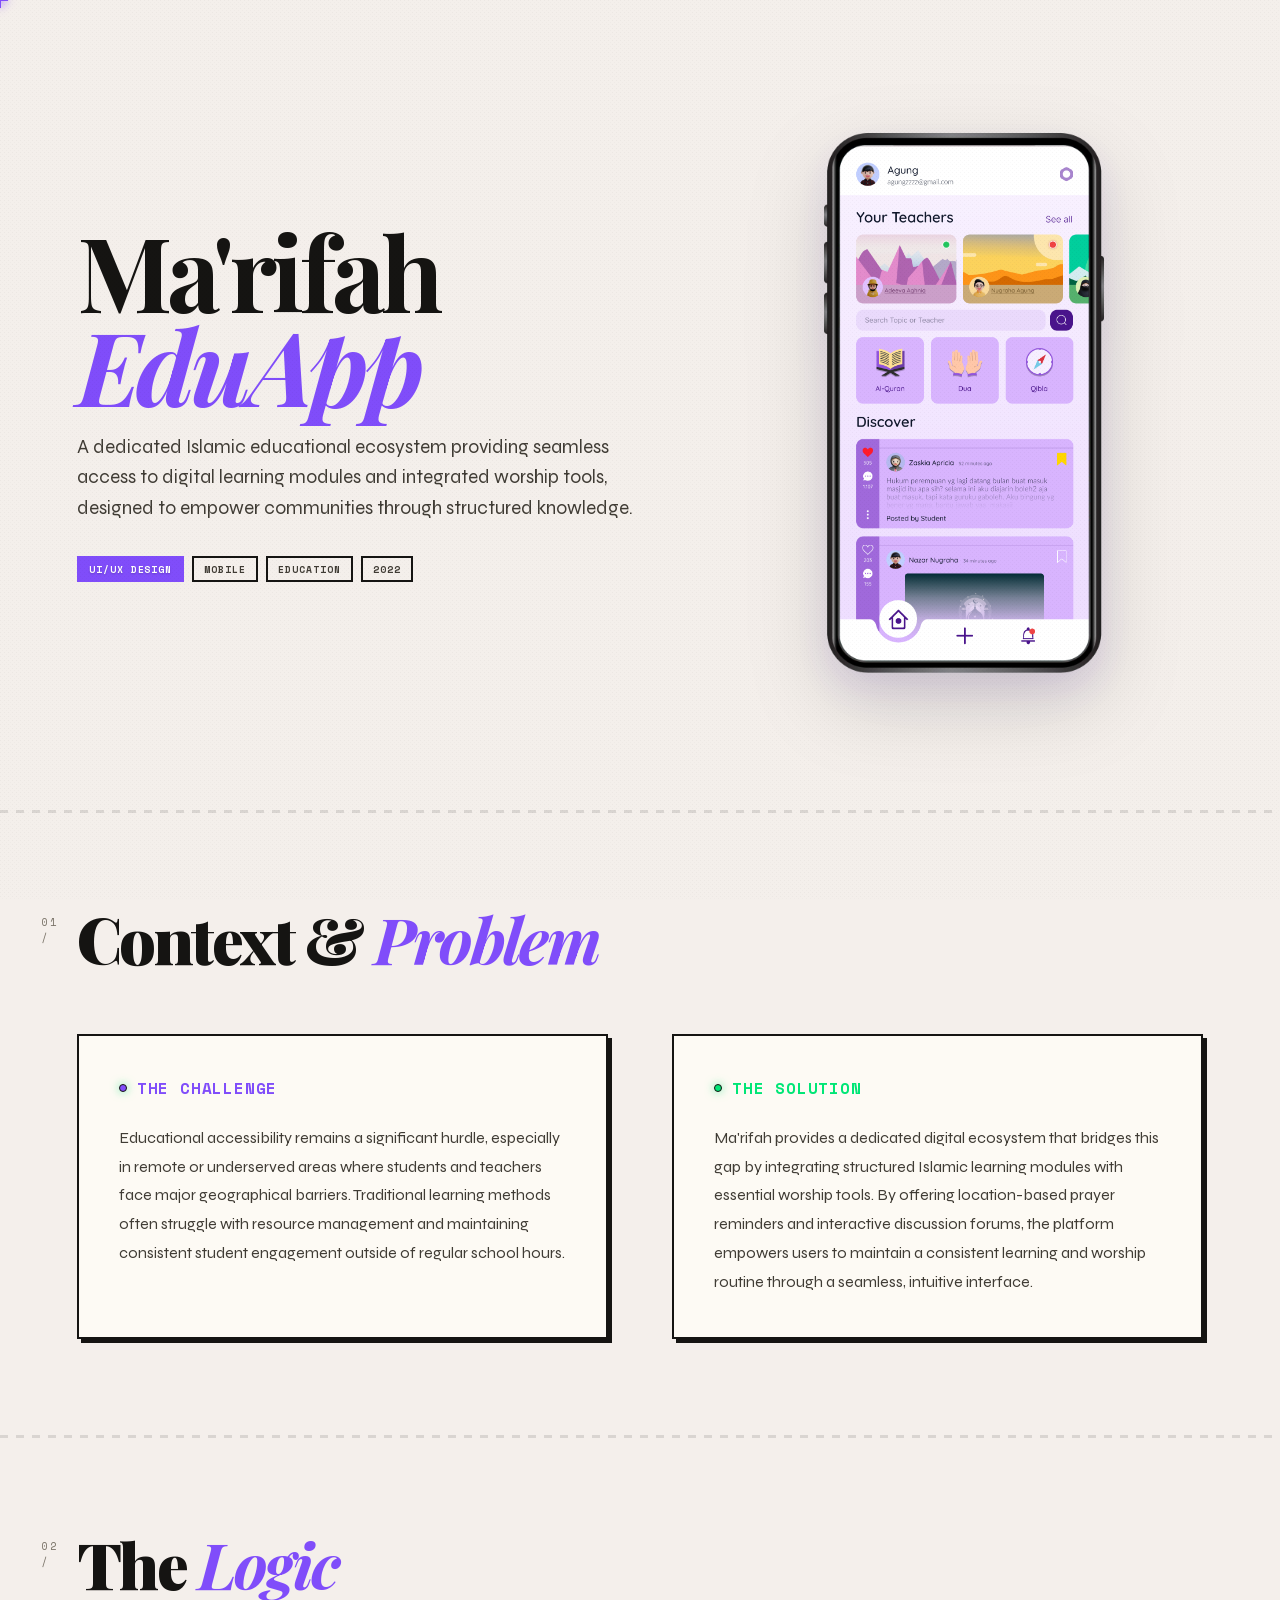
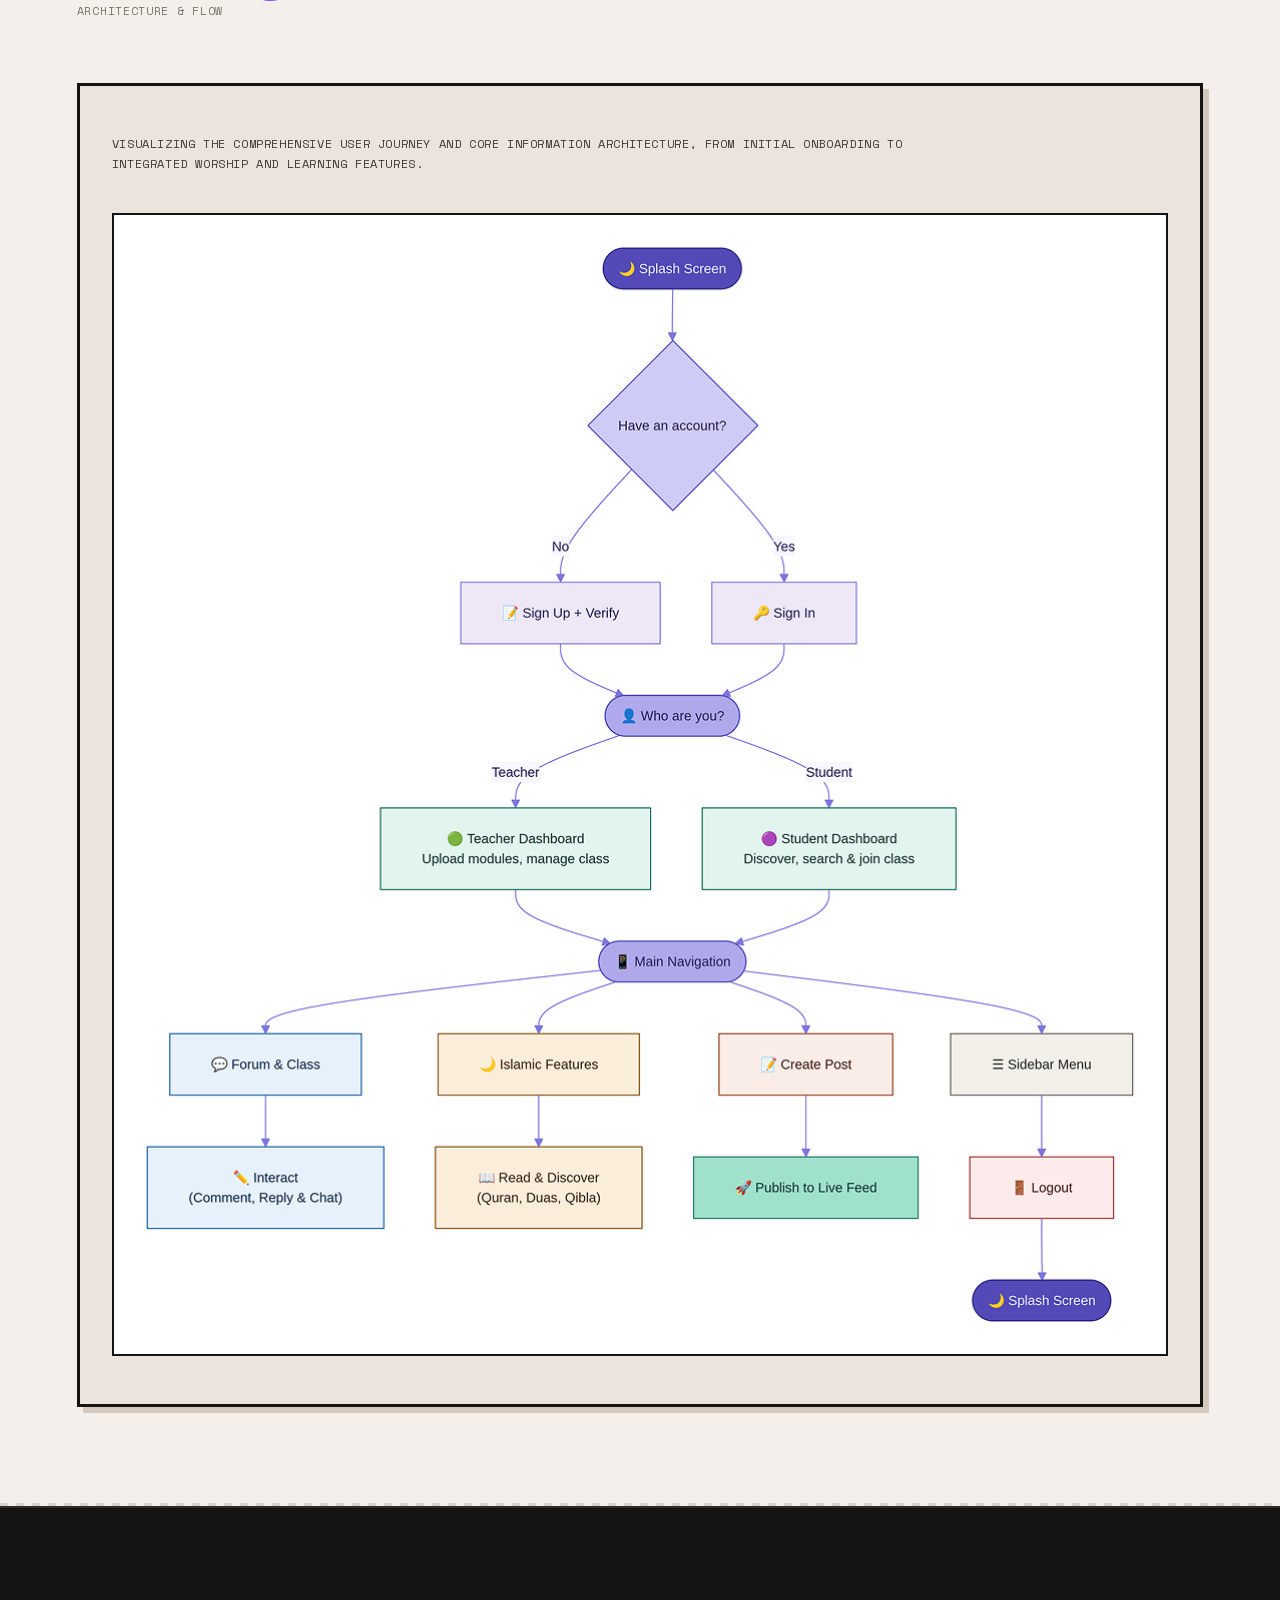
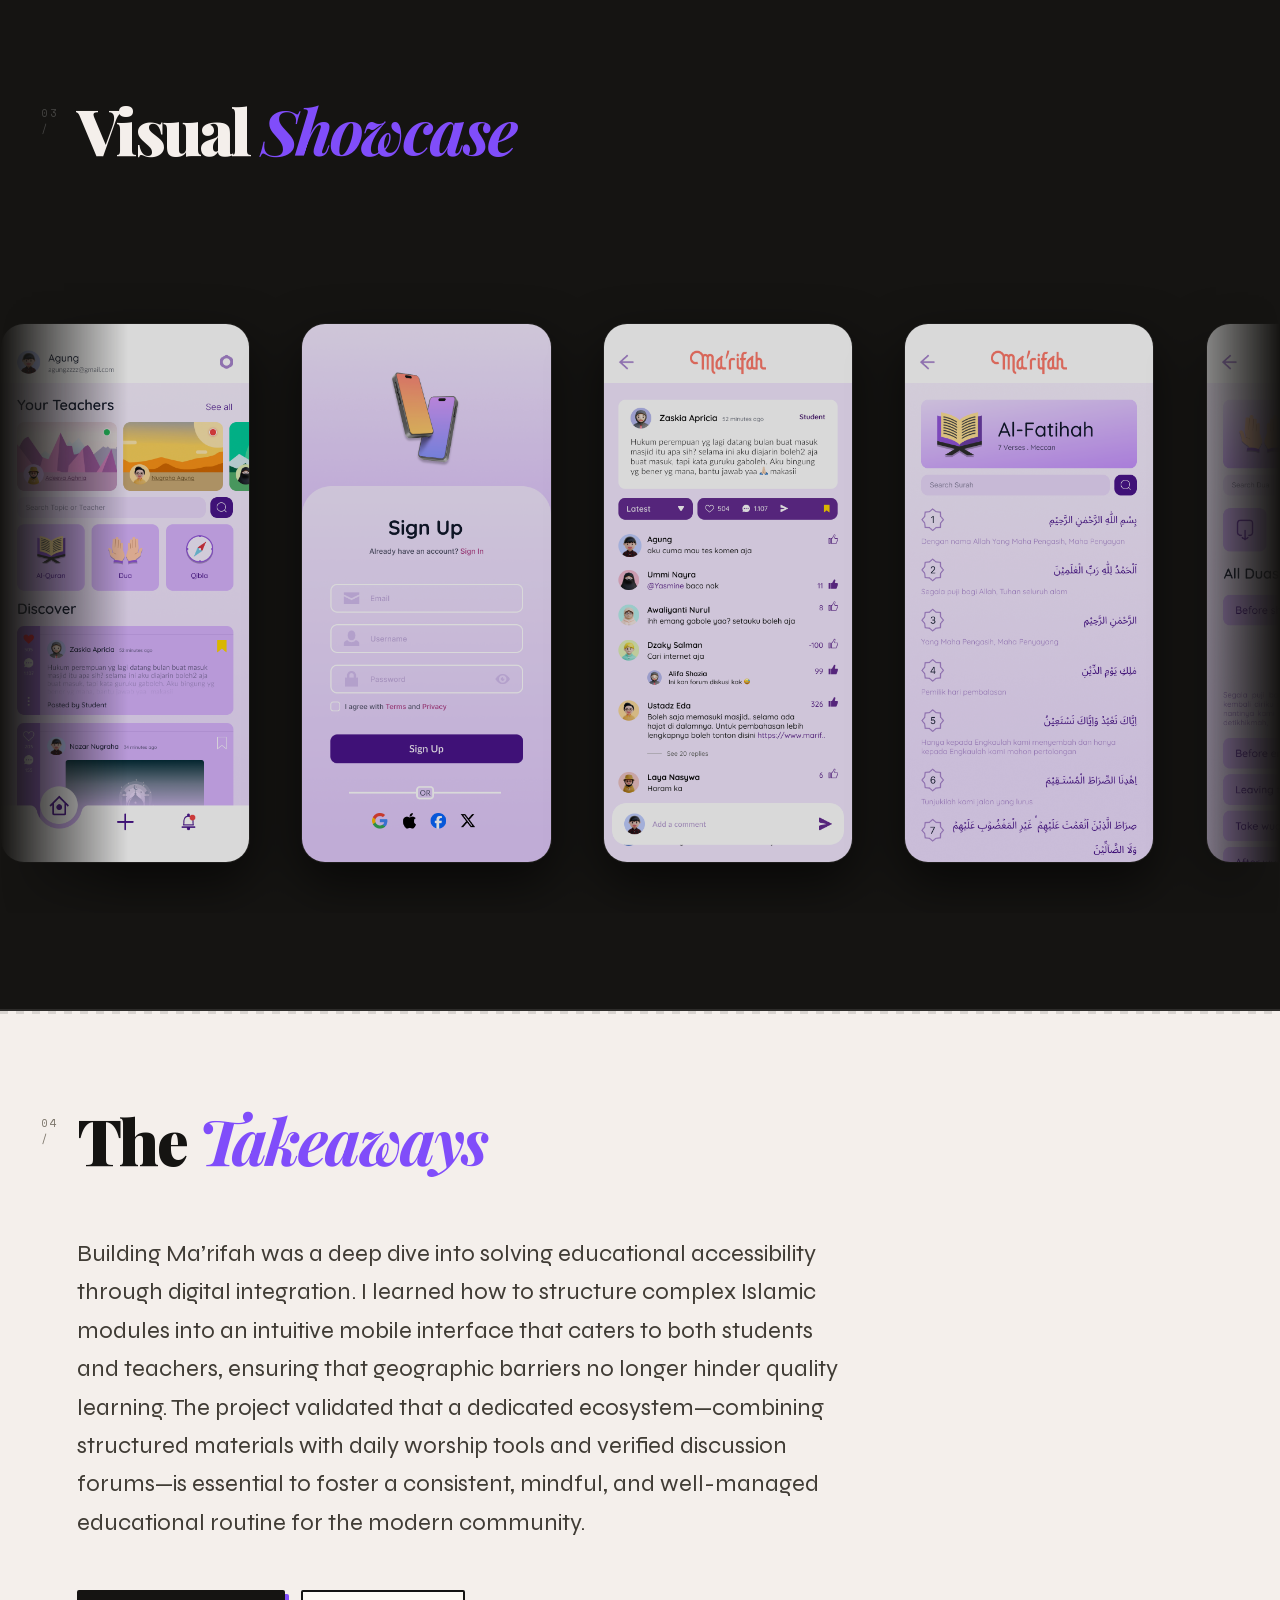
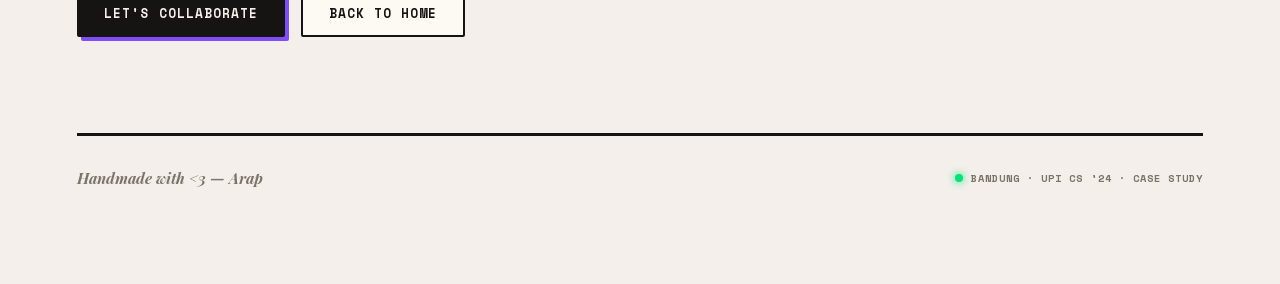
<file: detail-marifah.html>
<!DOCTYPE html>
<html lang="en">

<head>
  <meta charset="UTF-8" />
  <meta name="viewport" content="width=device-width, initial-scale=1.0" />
  <title>Rakinema - Ma'rifah</title>

  <link rel="stylesheet" href="style.css" />
  <link rel="icon" type="image/svg+xml" href="favicon.svg" />
</head>

<body>

  <div class="cursor" id="cursor"></div>

  <section id="case-hero"
    style="padding-top: 60px; padding-bottom: 4rem; display: flex; align-items: center; min-height: 90vh;">
    <div class="section-wrap reveal" style="padding-top: 0; padding-bottom: 0; width: 100%;">

      <div class="hero-split-layout">

        <div class="hero-split-text">
          <h1 class="hero-title">
            Ma'rifah <br><em>EduApp</em>
          </h1>

          <p class="hero-body-desc">
            A dedicated Islamic educational ecosystem providing seamless access to digital learning modules and
            integrated worship tools, designed to empower communities through structured knowledge.
          </p>

          <div class="project-tag-row hero-tags">
            <span class="ptag violet">UI/UX DESIGN</span>
            <span class="ptag">MOBILE</span>
            <span class="ptag">EDUCATION</span>
            <span class="ptag">2022</span>
          </div>
        </div>

        <div class="hero-split-visual">
          <div class="floating-mockup">
            <div class="phone-wrapper hero-phone-wrap">
              <img src="assets/phone-case.png" class="phone-frame" alt="Phone Frame">
              <img src="assets/projects/marifah-screen.png" class="phone-screen-img hero-phone-radius"
                alt="Ma'rifah EduApp Interface">
            </div>
          </div>
        </div>

      </div>

    </div>
  </section>

  <div class="px-line"></div>

  <section id="context">
    <div class="section-wrap">

      <div class="section-header reveal">
        <div class="section-num">01 /</div>
        <div class="section-title-wrap">
          <h2 class="section-title">Context & <em>Problem</em></h2>
        </div>
      </div>

      <div class="reveal reveal-d1"
        style="display: grid; grid-template-columns: repeat(auto-fit, minmax(320px, 1fr)); gap: 4rem;">

        <div
          style="background: var(--white); padding: 2.5rem; border: 2px solid var(--ink); box-shadow: 4px 4px 0 var(--ink);">
          <h3
            style="font-family: var(--mono); text-transform: uppercase; margin-bottom: 1.5rem; color: var(--violet); letter-spacing: 0.05em; font-size: 1rem; display: flex; align-items: center; gap: 10px;">
            <span class="px-dot-sm" style="background: var(--violet);"></span>
            The Challenge
          </h3>
          <p style="font-size: 1rem; line-height: 1.8; color: var(--ink-mid);">
            Educational accessibility remains a significant hurdle, especially in remote or underserved areas where
            students and teachers face major geographical barriers. Traditional learning methods often struggle with
            resource management and maintaining consistent student engagement outside of regular school hours.
          </p>
        </div>

        <div
          style="background: var(--white); padding: 2.5rem; border: 2px solid var(--ink); box-shadow: 4px 4px 0 var(--ink);">
          <h3
            style="font-family: var(--mono); text-transform: uppercase; margin-bottom: 1.5rem; color: var(--mint); letter-spacing: 0.05em; font-size: 1rem; display: flex; align-items: center; gap: 10px;">
            <span class="px-dot-sm"></span>
            The Solution
          </h3>
          <p style="font-size: 1rem; line-height: 1.8; color: var(--ink-mid);">
            Ma'rifah provides a dedicated digital ecosystem that bridges this gap by integrating structured Islamic
            learning modules with essential worship tools. By offering location-based prayer reminders and interactive
            discussion forums, the platform empowers users to maintain a consistent learning and worship routine through
            a seamless, intuitive interface.
          </p>
        </div>

      </div>

    </div>
  </section>

  <div class="px-line"></div>

  <section id="logic">
    <div class="section-wrap">

      <div class="section-header reveal">
        <div class="section-num">02 /</div>
        <div class="section-title-wrap">
          <h2 class="section-title">The <em>Logic</em></h2>
          <p class="section-desc">Architecture & Flow</p>
        </div>
      </div>

      <div class="reveal"
        style="border: 3px solid var(--ink); background: var(--cream-dk); padding: 3rem 2rem; box-shadow: 6px 6px 0 var(--parchment); display: flex; flex-direction: column; gap: 2.5rem;">
        <p
          style="font-family: var(--mono); font-size: 0.75rem; color: var(--ink-mid); text-transform: uppercase; letter-spacing: 0.05em; line-height: 1.6; max-width: 800px;">
          Visualizing the comprehensive user journey and core information architecture, from initial onboarding to
          integrated worship and learning features.
        </p>
        <img src="assets/detail-marifah/diagram.png" alt="App Architecture"
          style="width: 100%; height: auto; display: block; border: 2px solid var(--ink);">
      </div>

    </div>
  </section>

  <div class="px-line"></div>

  <section id="showcase" class="showcase-kinetic">

    <div class="section-wrap" style="padding-bottom: 3rem;">
      <div class="section-header reveal">
        <div class="section-num" style="color: rgba(255,255,255,0.2);">03 /</div>
        <div class="section-title-wrap">
          <h2 class="section-title" style="color: var(--cream);">Visual <em>Showcase</em></h2>
        </div>
      </div>
    </div>

    <div class="marquee-overflow-wrap reveal reveal-d1">
      <div class="marquee-track">

        <div class="marquee-set">
          <img src="assets/detail-marifah/screen1.png" alt="UI Screen 1" class="floating-ui-img">
          <img src="assets/detail-marifah/screen2.png" alt="UI Screen 2" class="floating-ui-img">
          <img src="assets/detail-marifah/screen3.png" alt="UI Screen 3" class="floating-ui-img">
          <img src="assets/detail-marifah/screen4.png" alt="UI Screen 4" class="floating-ui-img">
          <img src="assets/detail-marifah/screen5.png" alt="UI Screen 5" class="floating-ui-img">
        </div>

        <div class="marquee-set">
          <img src="assets/detail-marifah/screen1.png" alt="UI Screen 1" class="floating-ui-img">
          <img src="assets/detail-marifah/screen2.png" alt="UI Screen 2" class="floating-ui-img">
          <img src="assets/detail-marifah/screen3.png" alt="UI Screen 3" class="floating-ui-img">
          <img src="assets/detail-marifah/screen4.png" alt="UI Screen 4" class="floating-ui-img">
          <img src="assets/detail-marifah/screen5.png" alt="UI Screen 5" class="floating-ui-img">
        </div>

      </div>
    </div>

  </section>

  <div class="px-line"></div>

  <section id="takeaways">
    <div class="section-wrap" style="padding-top: 6rem; padding-bottom: 0rem;">

      <div class="section-header reveal">
        <div class="section-num">04 /</div>
        <div class="section-title-wrap">
          <h2 class="section-title">The <em>Takeaways</em></h2>
        </div>
      </div>

      <div class="reveal" style="max-width: 780px; margin-bottom: 3rem;">
        <p style="font-size: clamp(1.25rem, 2.2vw, 1.5rem); line-height: 1.6; color: var(--ink-mid); font-weight: 500;">
          Building Ma’rifah was a deep dive into solving educational accessibility through digital integration. I
          learned how to structure complex Islamic modules into an intuitive mobile interface that caters to both
          students and teachers, ensuring that geographic barriers no longer hinder quality learning. The project
          validated that a dedicated ecosystem—combining structured materials with daily worship tools and verified
          discussion forums—is essential to foster a consistent, mindful, and well-managed educational routine for the
          modern community.
        </p>
      </div>

      <div class="reveal" style="display: flex; gap: 1rem; flex-wrap: wrap;">
        <button class="btn-px btn-px-solid" id="collab-trigger">
          Let's Collaborate
        </button>
        <a href="index.html" class="btn-px btn-px-ghost" style="background: var(--white);">
          Back to Home
        </a>
      </div>

    </div>
  </section>

  <div class="ig-modal" id="contact-modal">
    <div class="ig-modal-content">
      <h3 style="font-family: var(--serif); font-size: 1.5rem; margin-bottom: 0.5rem;">Let's vibe.</h3>
      <p
        style="font-family: var(--mono); font-size: 0.7rem; color: var(--ink-soft); text-transform: uppercase; margin-bottom: 1.5rem;">
        Choose your destination</p>

      <div class="ig-options">
        <a href="mailto:rappepu@gmail.com" class="ig-card">
          <span class="ig-handle">Email</span>
          <span class="ig-type">rappepu@gmail.com</span>
        </a>
        <a href="https://instagram.com/rakinema" target="_blank" class="ig-card">
          <span class="ig-handle">@rakinema</span>
          <span class="ig-type">Cinematography & Video</span>
        </a>
        <a href="https://instagram.com/piipapoy" target="_blank" class="ig-card">
          <span class="ig-handle">@piipapoy</span>
          <span class="ig-type">Personal & Lifestyle</span>
        </a>
      </div>

      <button class="ig-close" id="contact-close">Cancel</button>
    </div>
  </div>

  <div class="section-wrap" style="padding-top: 0;">
    <div class="footer-bar reveal">
      <span class="footer-sig">Handmade with &lt;3 — Arap</span>
      <span class="footer-mono">
        <div class="footer-dot"></div>
        Bandung · UPI CS '24 · Case Study
      </span>
    </div>
  </div>

  <script src="script.js"></script>

</body>

</html>
</file>
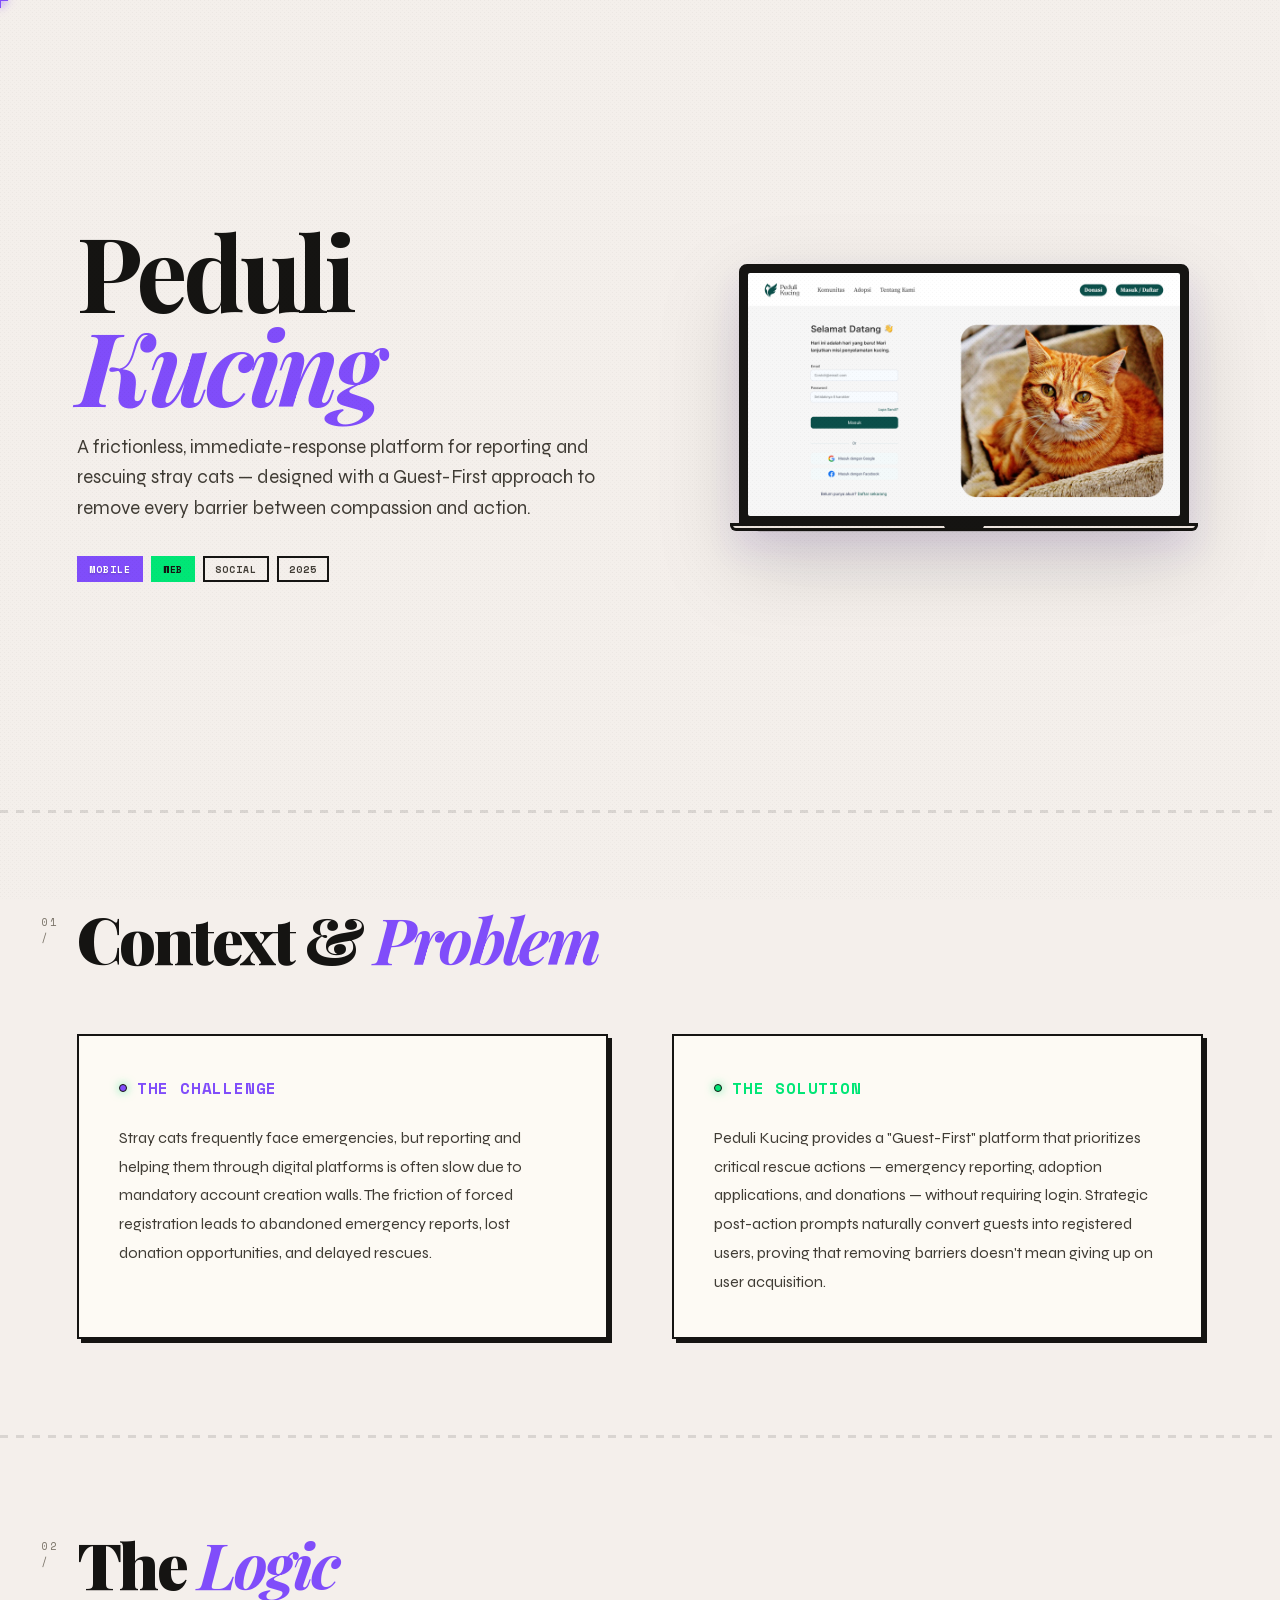
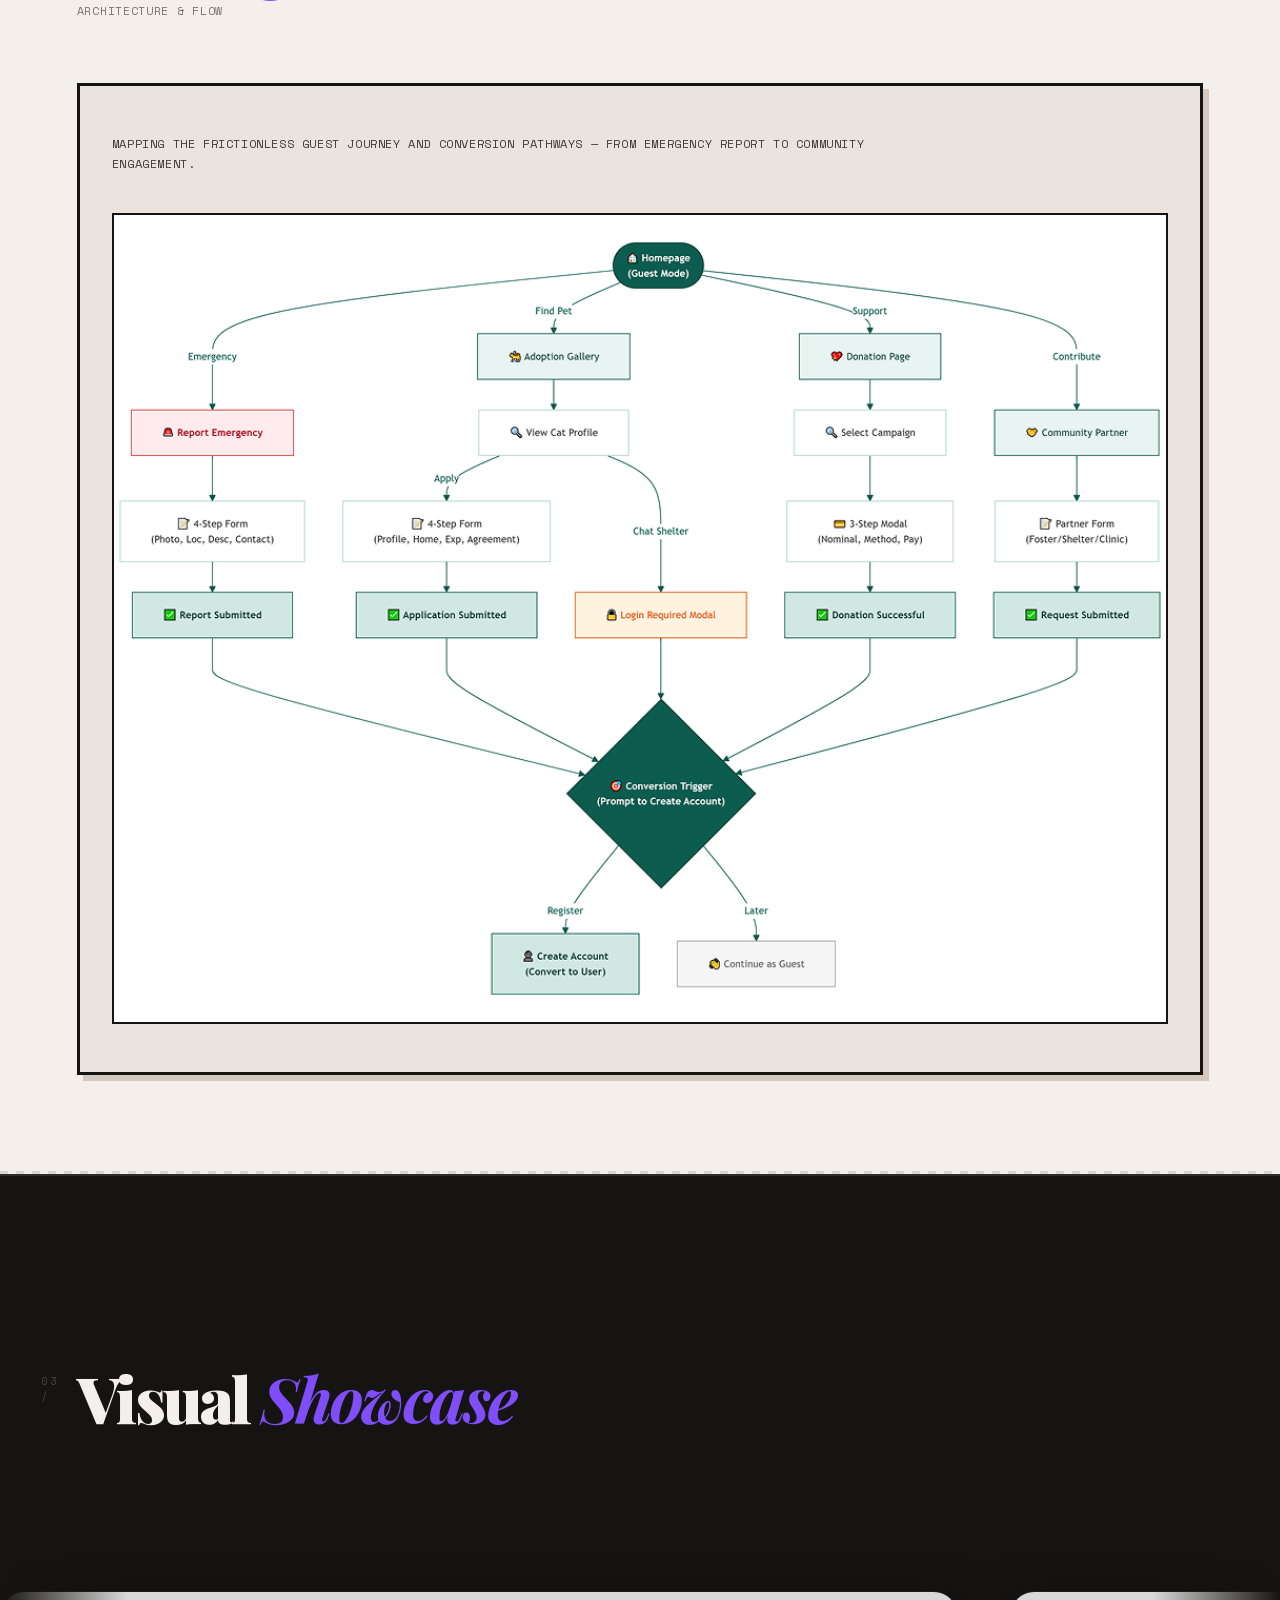
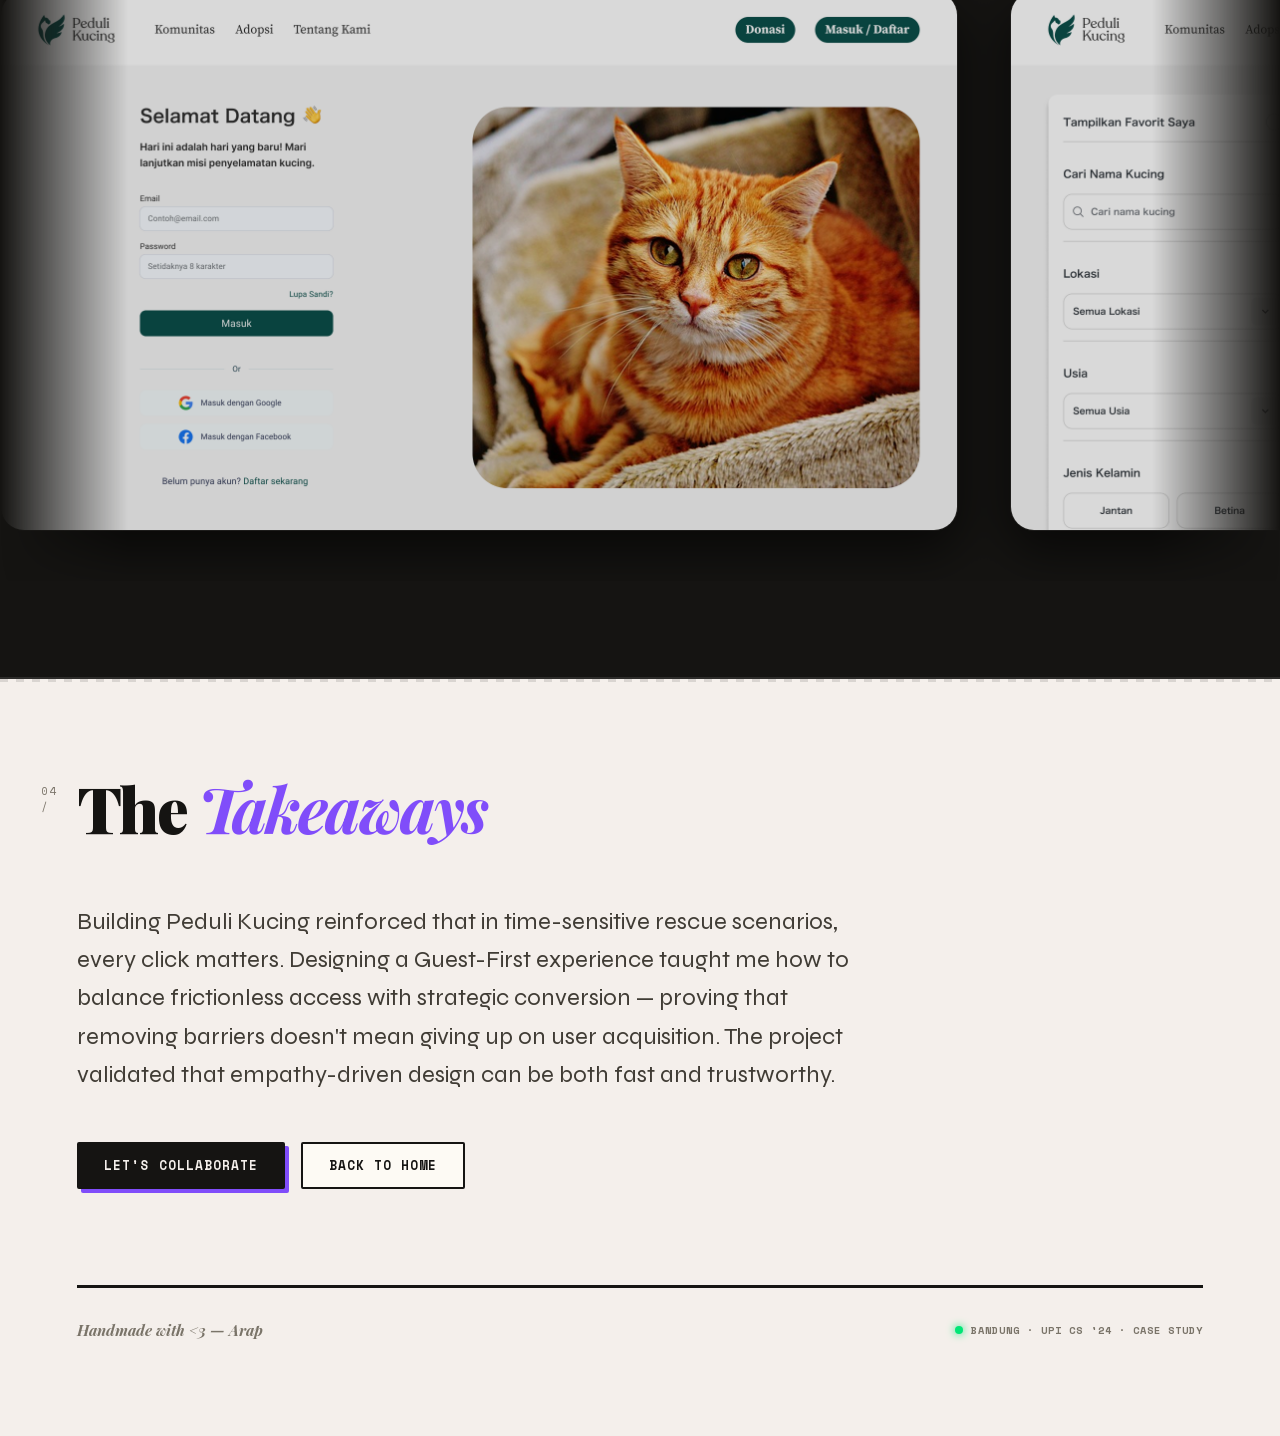
<file: detail-pedulikucing.html>
<!DOCTYPE html>
<html lang="en">

<head>
  <meta charset="UTF-8" />
  <meta name="viewport" content="width=device-width, initial-scale=1.0" />
  <title>Rakinema - Peduli Kucing</title>

  <link rel="stylesheet" href="style.css" />
  <link rel="icon" type="image/svg+xml" href="favicon.svg" />
</head>

<body>

  <div class="cursor" id="cursor"></div>

  <section id="case-hero"
    style="padding-top: 60px; padding-bottom: 4rem; display: flex; align-items: center; min-height: 90vh;">
    <div class="section-wrap reveal" style="padding-top: 0; padding-bottom: 0; width: 100%;">

      <div class="hero-split-layout">

        <div class="hero-split-text">
          <h1 class="hero-title">
            Peduli <br><em>Kucing</em>
          </h1>

          <p class="hero-body-desc">
            A frictionless, immediate-response platform for reporting and rescuing stray cats — designed with a
            Guest-First approach to remove every barrier between compassion and action.
          </p>

          <div class="project-tag-row hero-tags">
            <span class="ptag violet">MOBILE</span>
            <span class="ptag mint-bg">WEB</span>
            <span class="ptag">SOCIAL</span>
            <span class="ptag">2025</span>
          </div>
        </div>

        <div class="hero-split-visual">
          <div class="floating-mockup">
            <div class="css-laptop case-laptop">
              <div class="css-laptop-lid">
                <div class="css-laptop-screen-wrap">
                  <img src="assets/detail-pedulikucing/screen1.png" alt="Peduli Kucing Interface"
                    style="object-fit: contain;">
                </div>
              </div>
              <div class="css-laptop-base"></div>
            </div>
          </div>
        </div>

      </div>

    </div>
  </section>

  <div class="px-line"></div>

  <section id="context">
    <div class="section-wrap">

      <div class="section-header reveal">
        <div class="section-num">01 /</div>
        <div class="section-title-wrap">
          <h2 class="section-title">Context & <em>Problem</em></h2>
        </div>
      </div>

      <div class="reveal reveal-d1"
        style="display: grid; grid-template-columns: repeat(auto-fit, minmax(320px, 1fr)); gap: 4rem;">

        <div
          style="background: var(--white); padding: 2.5rem; border: 2px solid var(--ink); box-shadow: 4px 4px 0 var(--ink);">
          <h3
            style="font-family: var(--mono); text-transform: uppercase; margin-bottom: 1.5rem; color: var(--violet); letter-spacing: 0.05em; font-size: 1rem; display: flex; align-items: center; gap: 10px;">
            <span class="px-dot-sm" style="background: var(--violet);"></span>
            The Challenge
          </h3>
          <p style="font-size: 1rem; line-height: 1.8; color: var(--ink-mid);">
            Stray cats frequently face emergencies, but reporting and helping them through digital platforms is often
            slow due to mandatory account creation walls. The friction of forced registration leads to abandoned
            emergency reports, lost donation opportunities, and delayed rescues.
          </p>
        </div>

        <div
          style="background: var(--white); padding: 2.5rem; border: 2px solid var(--ink); box-shadow: 4px 4px 0 var(--ink);">
          <h3
            style="font-family: var(--mono); text-transform: uppercase; margin-bottom: 1.5rem; color: var(--mint); letter-spacing: 0.05em; font-size: 1rem; display: flex; align-items: center; gap: 10px;">
            <span class="px-dot-sm"></span>
            The Solution
          </h3>
          <p style="font-size: 1rem; line-height: 1.8; color: var(--ink-mid);">
            Peduli Kucing provides a "Guest-First" platform that prioritizes critical rescue actions — emergency
            reporting, adoption applications, and donations — without requiring login. Strategic post-action prompts
            naturally convert guests into registered users, proving that removing barriers doesn't mean giving up on
            user acquisition.
          </p>
        </div>

      </div>

    </div>
  </section>

  <div class="px-line"></div>

  <section id="logic">
    <div class="section-wrap">

      <div class="section-header reveal">
        <div class="section-num">02 /</div>
        <div class="section-title-wrap">
          <h2 class="section-title">The <em>Logic</em></h2>
          <p class="section-desc">Architecture & Flow</p>
        </div>
      </div>

      <div class="reveal"
        style="border: 3px solid var(--ink); background: var(--cream-dk); padding: 3rem 2rem; box-shadow: 6px 6px 0 var(--parchment); display: flex; flex-direction: column; gap: 2.5rem;">
        <p
          style="font-family: var(--mono); font-size: 0.75rem; color: var(--ink-mid); text-transform: uppercase; letter-spacing: 0.05em; line-height: 1.6; max-width: 800px;">
          Mapping the frictionless guest journey and conversion pathways — from emergency report to community
          engagement.
        </p>
        <img src="assets/detail-pedulikucing/diagram.png" alt="Guest Journey Diagram"
          style="width: 100%; height: auto; display: block; border: 2px solid var(--ink);">
      </div>

    </div>
  </section>

  <div class="px-line"></div>

  <section id="showcase" class="showcase-kinetic">

    <div class="section-wrap" style="padding-bottom: 3rem;">
      <div class="section-header reveal">
        <div class="section-num" style="color: rgba(255,255,255,0.2);">03 /</div>
        <div class="section-title-wrap">
          <h2 class="section-title" style="color: var(--cream);">Visual <em>Showcase</em></h2>
        </div>
      </div>
    </div>

    <div class="marquee-overflow-wrap reveal reveal-d1">
      <div class="marquee-track" id="marquee-peduli">

        <div class="marquee-set">
          <img src="assets/detail-pedulikucing/screen1.png" alt="UI Screen 1" class="floating-ui-img">
          <img src="assets/detail-pedulikucing/screen2.png" alt="UI Screen 2" class="floating-ui-img">
          <img src="assets/detail-pedulikucing/screen3.png" alt="UI Screen 3" class="floating-ui-img">
          <img src="assets/detail-pedulikucing/screen4.png" alt="UI Screen 4" class="floating-ui-img">
          <img src="assets/detail-pedulikucing/screen5.png" alt="UI Screen 5" class="floating-ui-img">
        </div>

        <div class="marquee-set">
          <img src="assets/detail-pedulikucing/screen1.png" alt="UI Screen 1" class="floating-ui-img">
          <img src="assets/detail-pedulikucing/screen2.png" alt="UI Screen 2" class="floating-ui-img">
          <img src="assets/detail-pedulikucing/screen3.png" alt="UI Screen 3" class="floating-ui-img">
          <img src="assets/detail-pedulikucing/screen4.png" alt="UI Screen 4" class="floating-ui-img">
          <img src="assets/detail-pedulikucing/screen5.png" alt="UI Screen 5" class="floating-ui-img">
        </div>

      </div>
    </div>

  </section>

  <style>
    .case-laptop {
      width: 450px;
    }
    @media (max-width: 600px) {
      .case-laptop {
        width: 300px;
      }
    }
    #marquee-peduli {
      animation-duration: 55s;
    }
    @media (max-width: 768px) {
      #marquee-peduli .floating-ui-img {
        height: 35vh;
        border-radius: 12px;
      }
    }
    @media (max-width: 600px) {
      #marquee-peduli .floating-ui-img {
        height: 30vh;
      }
    }
  </style>

  <div class="px-line"></div>

  <section id="takeaways">
    <div class="section-wrap" style="padding-top: 6rem; padding-bottom: 0rem;">

      <div class="section-header reveal">
        <div class="section-num">04 /</div>
        <div class="section-title-wrap">
          <h2 class="section-title">The <em>Takeaways</em></h2>
        </div>
      </div>

      <div class="reveal" style="max-width: 780px; margin-bottom: 3rem;">
        <p style="font-size: clamp(1.25rem, 2.2vw, 1.5rem); line-height: 1.6; color: var(--ink-mid); font-weight: 500;">
          Building Peduli Kucing reinforced that in time-sensitive rescue scenarios, every click matters. Designing a
          Guest-First experience taught me how to balance frictionless access with strategic conversion — proving that
          removing barriers doesn't mean giving up on user acquisition. The project validated that empathy-driven design
          can be both fast and trustworthy.
        </p>
      </div>

      <div class="reveal" style="display: flex; gap: 1rem; flex-wrap: wrap;">
        <button class="btn-px btn-px-solid" id="collab-trigger">
          Let's Collaborate
        </button>
        <a href="index.html" class="btn-px btn-px-ghost" style="background: var(--white);">
          Back to Home
        </a>
      </div>

    </div>
  </section>

  <div class="ig-modal" id="contact-modal">
    <div class="ig-modal-content">
      <h3 style="font-family: var(--serif); font-size: 1.5rem; margin-bottom: 0.5rem;">Let's vibe.</h3>
      <p
        style="font-family: var(--mono); font-size: 0.7rem; color: var(--ink-soft); text-transform: uppercase; margin-bottom: 1.5rem;">
        Choose your destination</p>

      <div class="ig-options">
        <a href="mailto:rappepu@gmail.com" class="ig-card">
          <span class="ig-handle">Email</span>
          <span class="ig-type">rappepu@gmail.com</span>
        </a>
        <a href="https://instagram.com/rakinema" target="_blank" class="ig-card">
          <span class="ig-handle">@rakinema</span>
          <span class="ig-type">Cinematography & Video</span>
        </a>
        <a href="https://instagram.com/piipapoy" target="_blank" class="ig-card">
          <span class="ig-handle">@piipapoy</span>
          <span class="ig-type">Personal & Lifestyle</span>
        </a>
      </div>

      <button class="ig-close" id="contact-close">Cancel</button>
    </div>
  </div>

  <div class="section-wrap" style="padding-top: 0;">
    <div class="footer-bar reveal">
      <span class="footer-sig">Handmade with &lt;3 — Arap</span>
      <span class="footer-mono">
        <div class="footer-dot"></div>
        Bandung · UPI CS '24 · Case Study
      </span>
    </div>
  </div>

  <script src="script.js"></script>

</body>

</html>
</file>
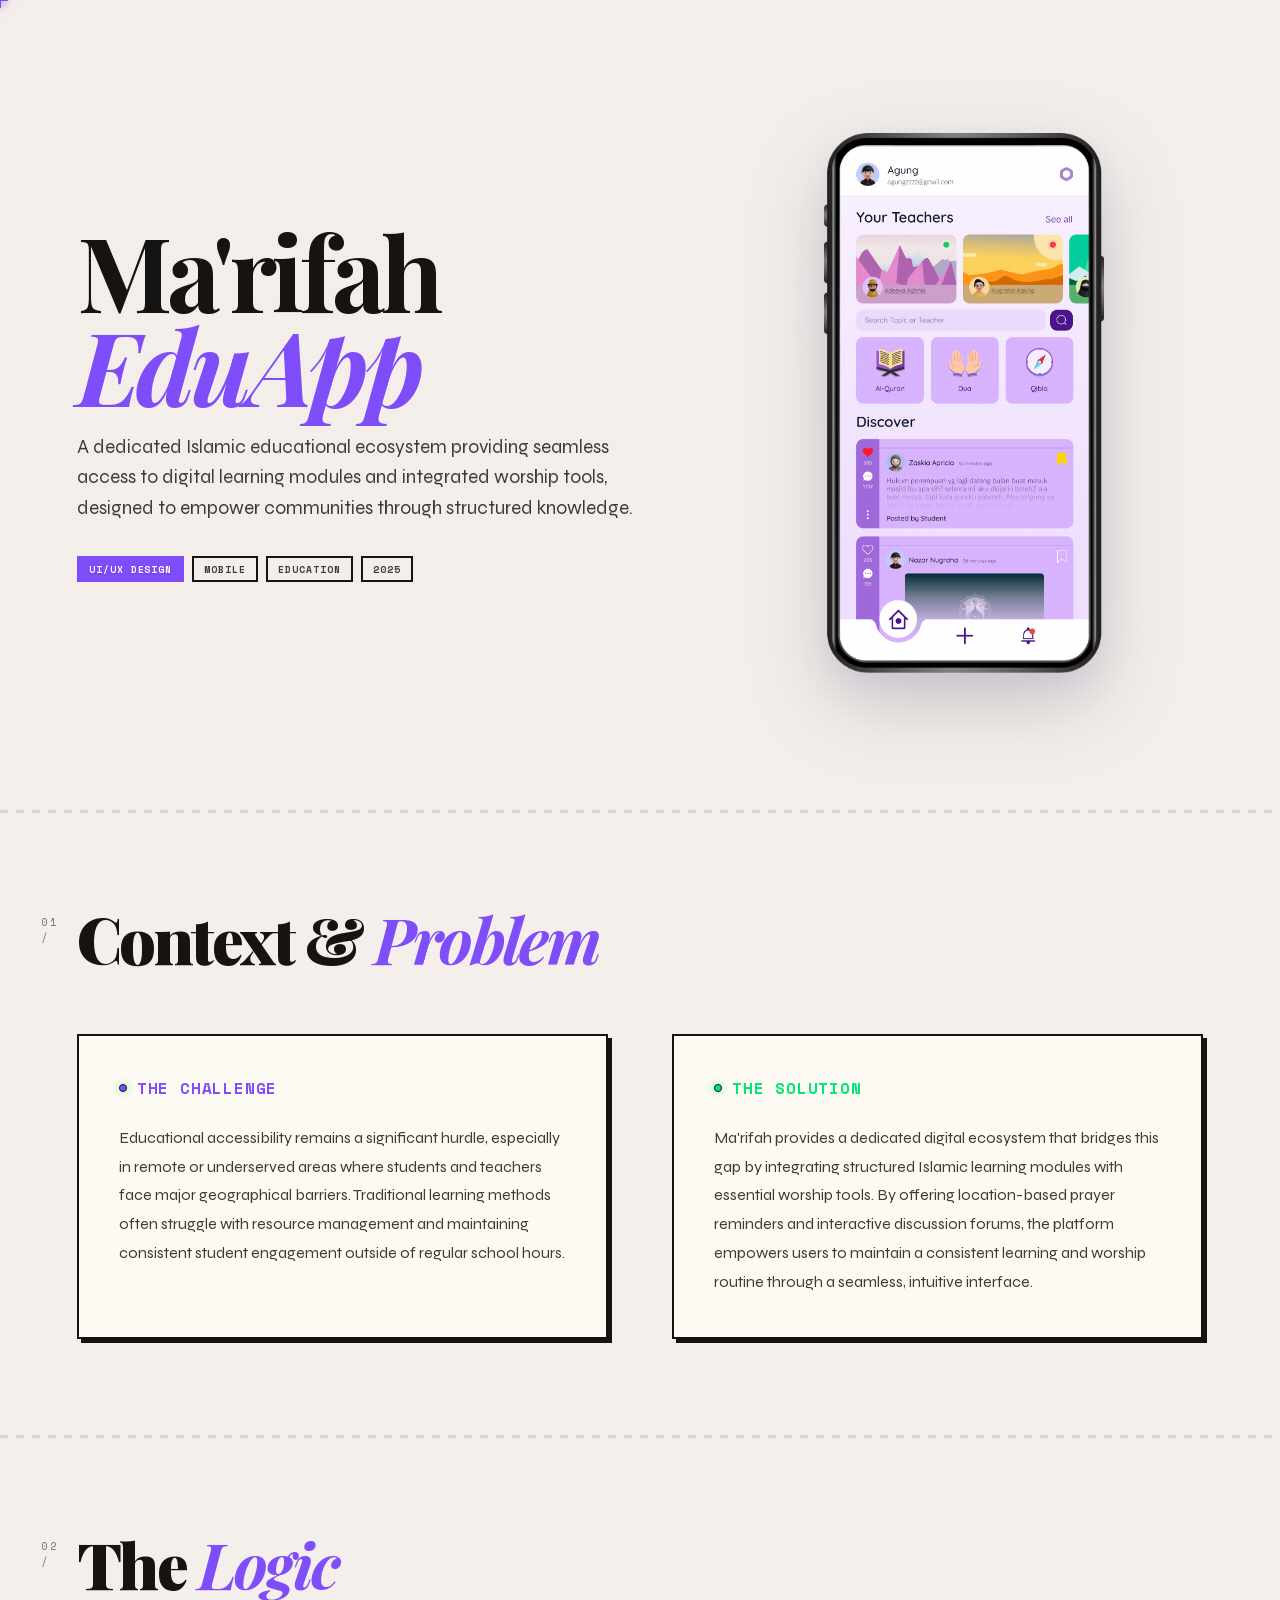
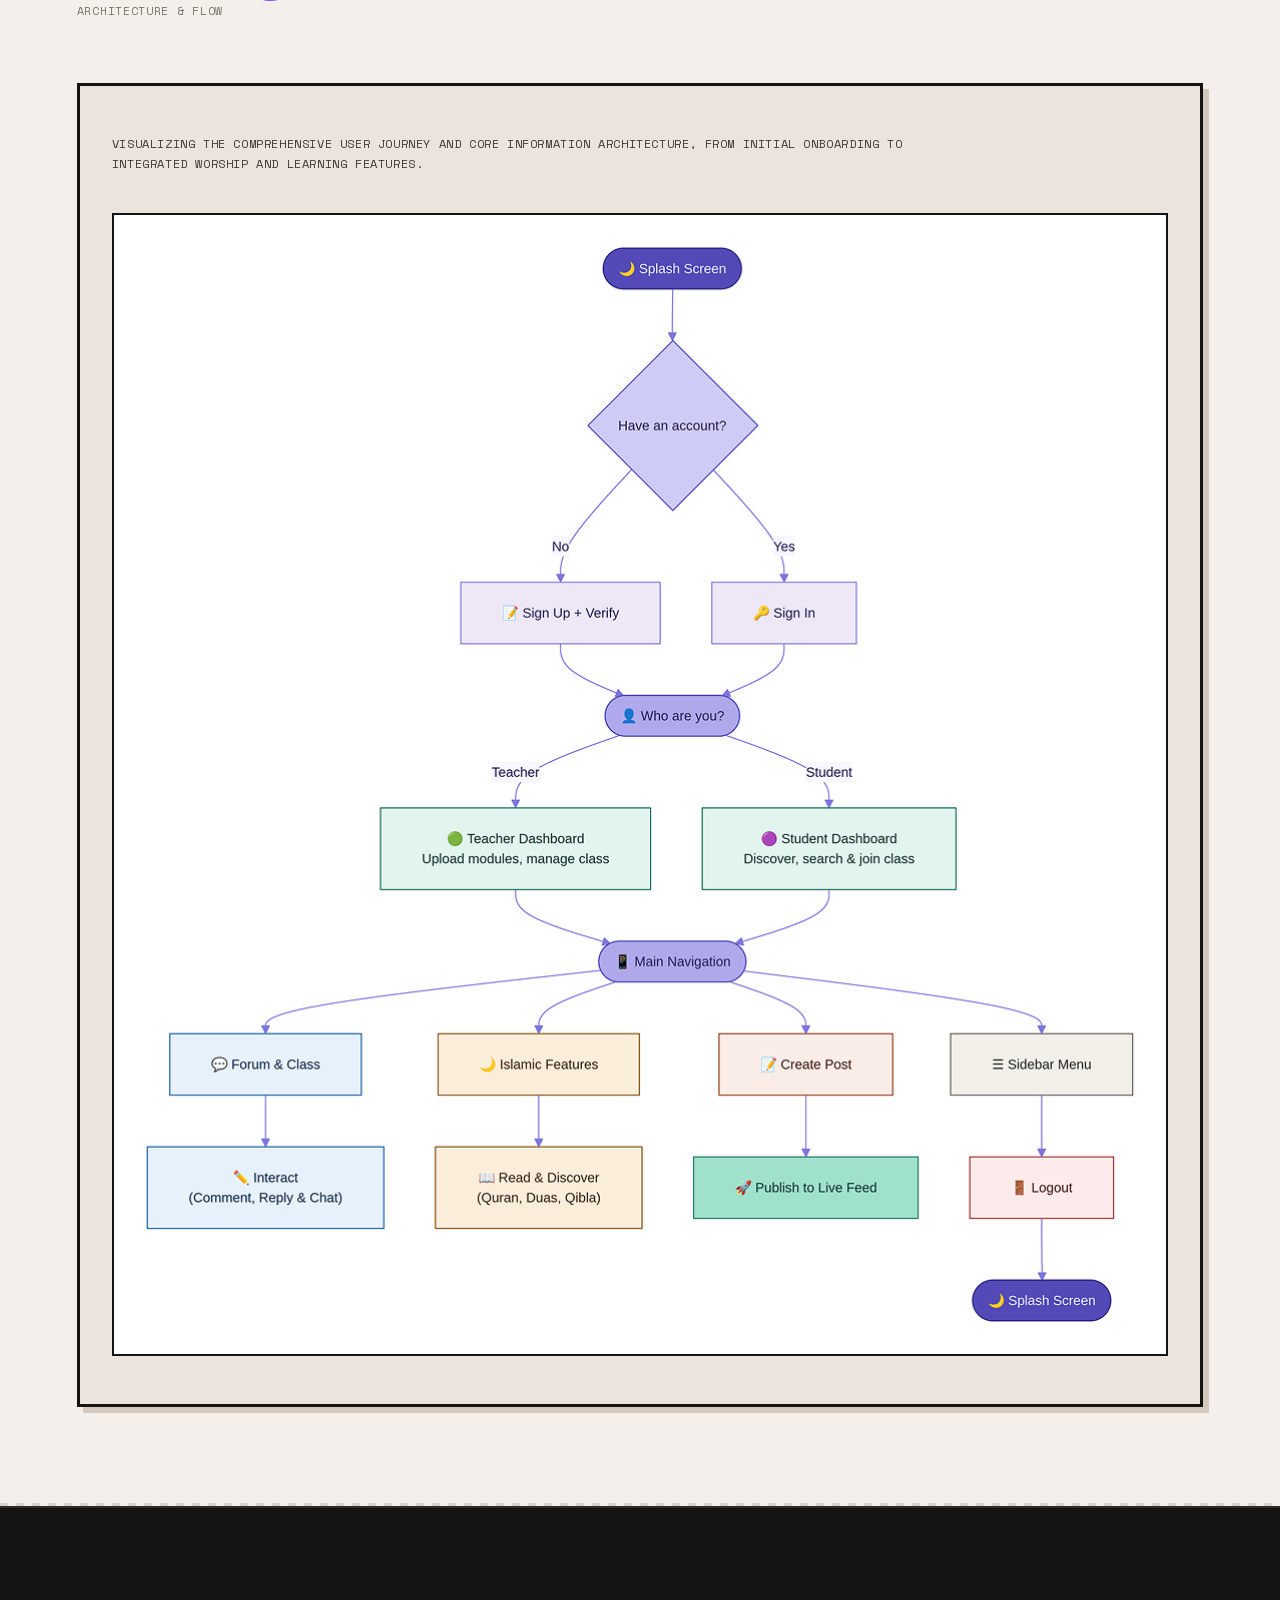
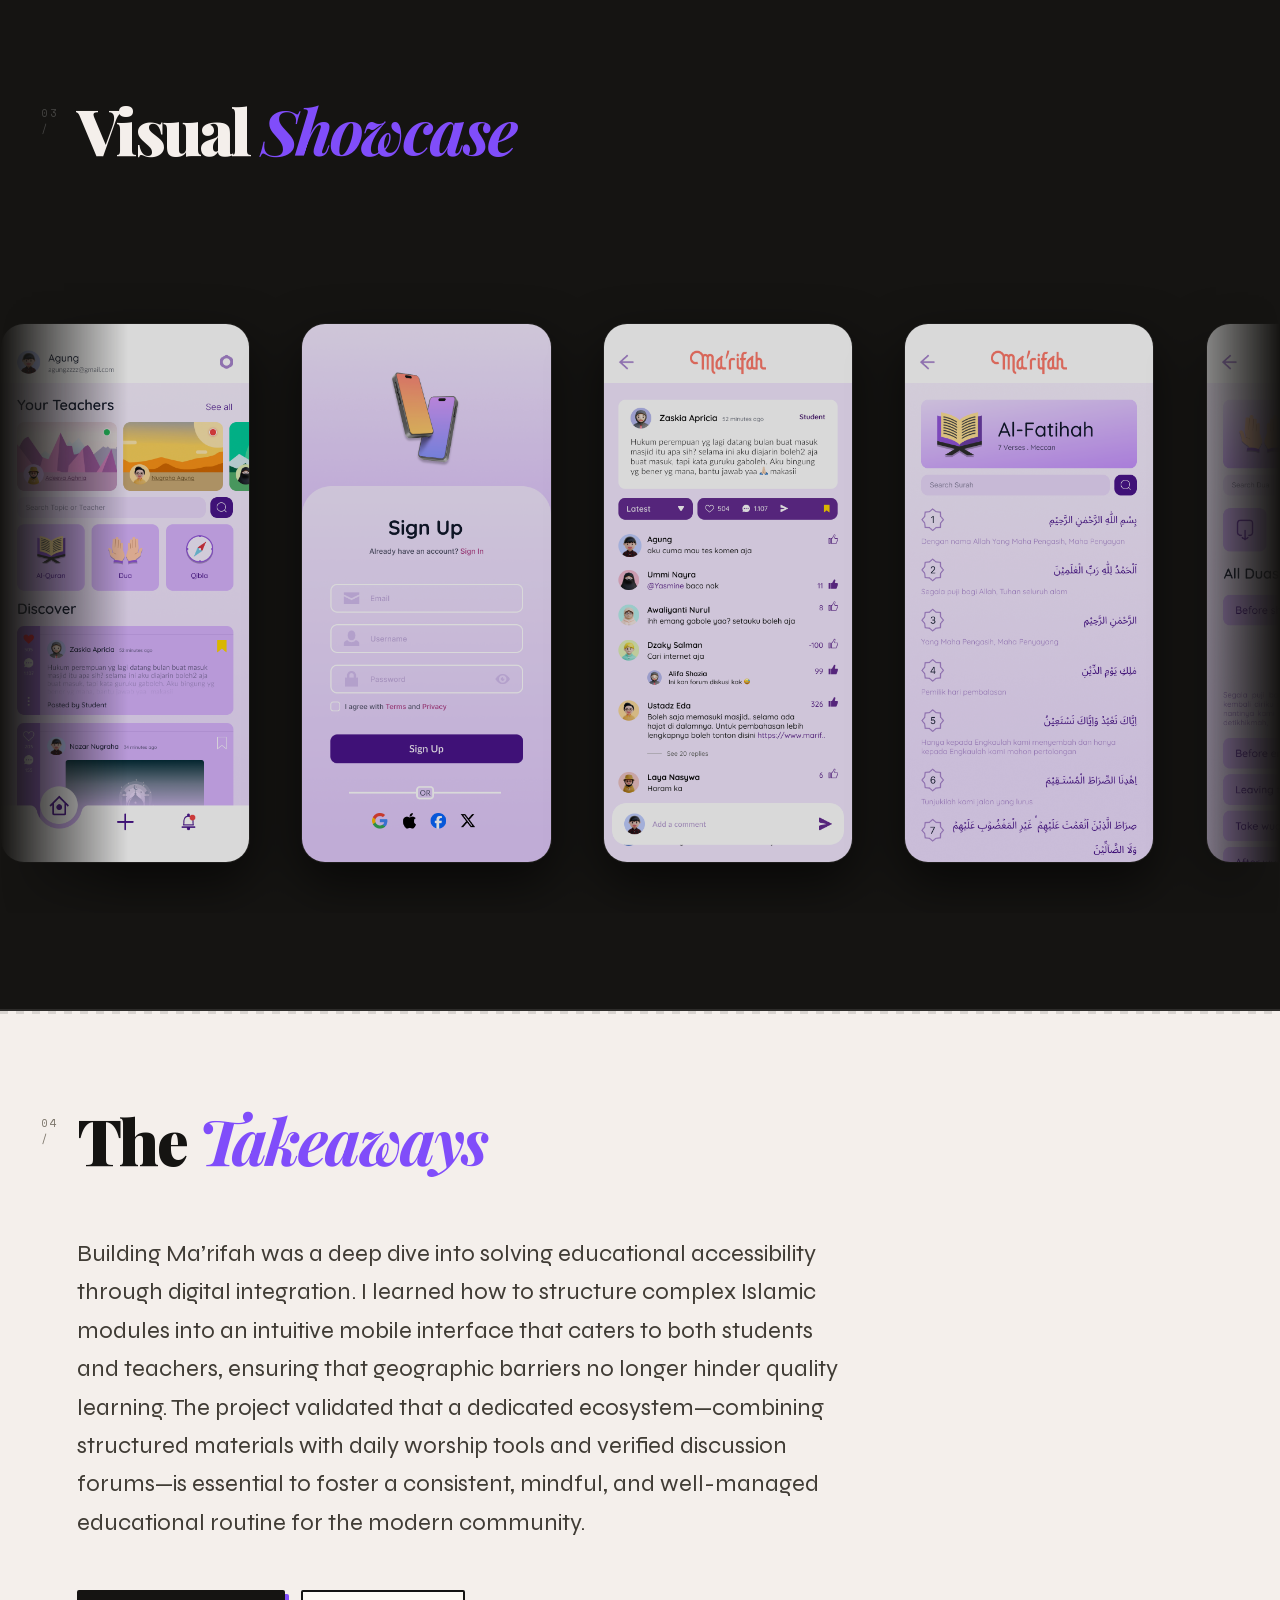
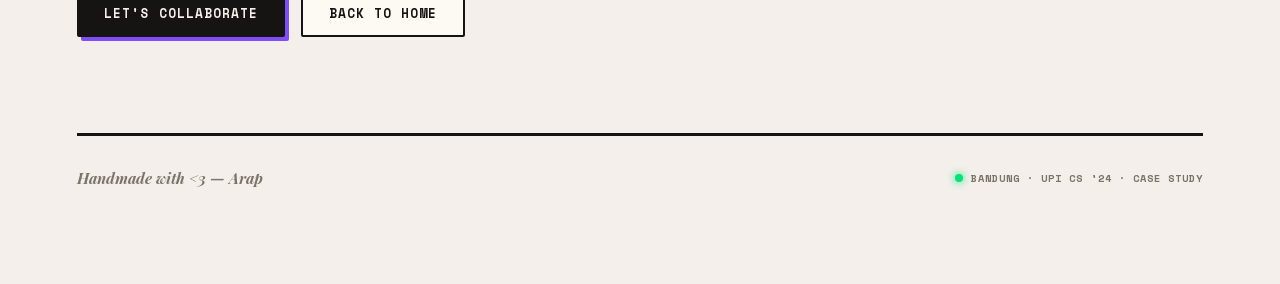
<file: detail.html>
<!DOCTYPE html>
<html lang="en">
<head>
  <meta charset="UTF-8" />
  <meta name="viewport" content="width=device-width, initial-scale=1.0" />
  <title>Rakinema - Ma'rifah</title>

  <link rel="stylesheet" href="style.css" />
  <link rel="icon" type="image/svg+xml" href="favicon.svg" />
</head>
<body>

  <div class="cursor" id="cursor"></div>

<section id="case-hero" style="padding-top: 60px; padding-bottom: 4rem; display: flex; align-items: center; min-height: 90vh;">
    <div class="section-wrap reveal" style="padding-top: 0; padding-bottom: 0; width: 100%;">
      
      <div class="hero-split-layout">
        
        <div class="hero-split-text">
          <h1 class="hero-title">
            Ma'rifah <br><em>EduApp</em>
          </h1>
          
          <p class="hero-body-desc">
            A dedicated Islamic educational ecosystem providing seamless access to digital learning modules and integrated worship tools, designed to empower communities through structured knowledge.
          </p>

          <div class="project-tag-row hero-tags">
            <span class="ptag violet">UI/UX DESIGN</span>
            <span class="ptag">MOBILE</span>
            <span class="ptag">EDUCATION</span>
            <span class="ptag">2025</span>
          </div>
        </div>

        <div class="hero-split-visual">
          <div class="floating-mockup">
            <div class="phone-wrapper hero-phone-wrap">
              <img src="assets/phone-case.png" class="phone-frame" alt="Phone Frame">
              <img src="assets/projects/marifah-screen.png" class="phone-screen-img hero-phone-radius" alt="Ma'rifah EduApp Interface">
            </div>
          </div>
        </div>

      </div>

    </div>
  </section>

  <div class="px-line"></div>

  <section id="context">
    <div class="section-wrap">

      <div class="section-header reveal">
        <div class="section-num">01 /</div>
        <div class="section-title-wrap">
          <h2 class="section-title">Context & <em>Problem</em></h2>
        </div>
      </div>

      <div class="reveal reveal-d1" style="display: grid; grid-template-columns: repeat(auto-fit, minmax(320px, 1fr)); gap: 4rem;">
        
        <div style="background: var(--white); padding: 2.5rem; border: 2px solid var(--ink); box-shadow: 4px 4px 0 var(--ink);">
          <h3 style="font-family: var(--mono); text-transform: uppercase; margin-bottom: 1.5rem; color: var(--violet); letter-spacing: 0.05em; font-size: 1rem; display: flex; align-items: center; gap: 10px;">
            <span class="px-dot-sm" style="background: var(--violet);"></span>
            The Challenge
          </h3>
          <p style="font-size: 1rem; line-height: 1.8; color: var(--ink-mid);">
            Educational accessibility remains a significant hurdle, especially in remote or underserved areas where students and teachers face major geographical barriers. Traditional learning methods often struggle with resource management and maintaining consistent student engagement outside of regular school hours.
          </p>
        </div>

        <div style="background: var(--white); padding: 2.5rem; border: 2px solid var(--ink); box-shadow: 4px 4px 0 var(--ink);">
          <h3 style="font-family: var(--mono); text-transform: uppercase; margin-bottom: 1.5rem; color: var(--mint); letter-spacing: 0.05em; font-size: 1rem; display: flex; align-items: center; gap: 10px;">
            <span class="px-dot-sm"></span>
            The Solution
          </h3>
          <p style="font-size: 1rem; line-height: 1.8; color: var(--ink-mid);">
            Ma'rifah provides a dedicated digital ecosystem that bridges this gap by integrating structured Islamic learning modules with essential worship tools. By offering location-based prayer reminders and interactive discussion forums, the platform empowers users to maintain a consistent learning and worship routine through a seamless, intuitive interface.
          </p>
        </div>

      </div>

    </div>
  </section>

  <div class="px-line"></div>

  <section id="logic">
    <div class="section-wrap">

      <div class="section-header reveal">
        <div class="section-num">02 /</div>
        <div class="section-title-wrap">
          <h2 class="section-title">The <em>Logic</em></h2>
          <p class="section-desc">Architecture & Flow</p>
        </div>
      </div>

      <div class="reveal" style="border: 3px solid var(--ink); background: var(--cream-dk); padding: 3rem 2rem; box-shadow: 6px 6px 0 var(--parchment); display: flex; flex-direction: column; gap: 2.5rem;">
        <p style="font-family: var(--mono); font-size: 0.75rem; color: var(--ink-mid); text-transform: uppercase; letter-spacing: 0.05em; line-height: 1.6; max-width: 800px;">
          Visualizing the comprehensive user journey and core information architecture, from initial onboarding to integrated worship and learning features.
        </p>
        <img src="assets/detail/diagram.png" alt="App Architecture" style="width: 100%; height: auto; display: block; border: 2px solid var(--ink);">
      </div>

    </div>
  </section>

  <div class="px-line"></div>

<section id="showcase" class="showcase-kinetic">
    
    <div class="section-wrap" style="padding-bottom: 3rem;">
      <div class="section-header reveal">
        <div class="section-num" style="color: rgba(255,255,255,0.2);">03 /</div>
        <div class="section-title-wrap">
          <h2 class="section-title" style="color: var(--cream);">Visual <em>Showcase</em></h2>
        </div>
      </div>
    </div>

    <div class="marquee-overflow-wrap reveal reveal-d1">
      <div class="marquee-track">
        
        <div class="marquee-set">
          <img src="assets/detail/screen1.png" alt="UI Screen 1" class="floating-ui-img">
          <img src="assets/detail/screen2.png" alt="UI Screen 2" class="floating-ui-img">
          <img src="assets/detail/screen3.png" alt="UI Screen 3" class="floating-ui-img">
          <img src="assets/detail/screen4.png" alt="UI Screen 4" class="floating-ui-img">
          <img src="assets/detail/screen5.png" alt="UI Screen 5" class="floating-ui-img">
        </div>

        <div class="marquee-set">
          <img src="assets/detail/screen1.png" alt="UI Screen 1" class="floating-ui-img">
          <img src="assets/detail/screen2.png" alt="UI Screen 2" class="floating-ui-img">
          <img src="assets/detail/screen3.png" alt="UI Screen 3" class="floating-ui-img">
          <img src="assets/detail/screen4.png" alt="UI Screen 4" class="floating-ui-img">
          <img src="assets/detail/screen5.png" alt="UI Screen 5" class="floating-ui-img">
        </div>

      </div>
    </div>
    
  </section>

  <div class="px-line"></div>

  <section id="takeaways">
  <div class="section-wrap" style="padding-top: 6rem; padding-bottom: 0rem;">

    <div class="section-header reveal">
      <div class="section-num">04 /</div>
      <div class="section-title-wrap">
        <h2 class="section-title">The <em>Takeaways</em></h2>
      </div>
    </div>

    <div class="reveal" style="max-width: 780px; margin-bottom: 3rem;">
      <p style="font-size: clamp(1.25rem, 2.2vw, 1.5rem); line-height: 1.6; color: var(--ink-mid); font-weight: 500;">
        Building Ma’rifah was a deep dive into solving educational accessibility through digital integration. I learned how to structure complex Islamic modules into an intuitive mobile interface that caters to both students and teachers, ensuring that geographic barriers no longer hinder quality learning. The project validated that a dedicated ecosystem—combining structured materials with daily worship tools and verified discussion forums—is essential to foster a consistent, mindful, and well-managed educational routine for the modern community.
      </p>
    </div>

    <div class="reveal" style="display: flex; gap: 1rem; flex-wrap: wrap;">
      <button class="btn-px btn-px-solid" id="collab-trigger">
        Let's Collaborate
      </button>
      <a href="index.html" class="btn-px btn-px-ghost" style="background: var(--white);">
        Back to Home
      </a>
    </div>

  </div>
</section>

<div class="ig-modal" id="contact-modal">
  <div class="ig-modal-content">
    <h3 style="font-family: var(--serif); font-size: 1.5rem; margin-bottom: 0.5rem;">Let's vibe.</h3>
    <p style="font-family: var(--mono); font-size: 0.7rem; color: var(--ink-soft); text-transform: uppercase; margin-bottom: 1.5rem;">Choose your destination</p>
    
    <div class="ig-options">
      <a href="mailto:rappepu@gmail.com" class="ig-card">
        <span class="ig-handle">Email</span>
        <span class="ig-type">rappepu@gmail.com</span>
      </a>
      <a href="https://instagram.com/rakinema" target="_blank" class="ig-card">
        <span class="ig-handle">@rakinema</span>
        <span class="ig-type">Cinematography & Video</span>
      </a>
      <a href="https://instagram.com/piipapoy" target="_blank" class="ig-card">
        <span class="ig-handle">@piipapoy</span>
        <span class="ig-type">Personal & Lifestyle</span>
      </a>
    </div>
    
    <button class="ig-close" id="contact-close">Cancel</button>
  </div>
</div>

  <div class="section-wrap" style="padding-top: 0;">
    <div class="footer-bar reveal">
      <span class="footer-sig">Handmade with &lt;3 — Arap</span>
      <span class="footer-mono">
        <div class="footer-dot"></div>
        Bandung · UPI CS '24 · Case Study
      </span>
    </div>
  </div>

  <script src="script.js"></script>

</body>
</html>
</file>
<file: style.css>
/* ============================================
   SELF-HOSTED FONTS
   ============================================ */
@font-face {
  font-family: 'Playfair Display';
  font-style: italic;
  font-weight: 700;
  font-display: swap;
  src: url('assets/fonts/playfair-display-italic-700.woff2') format('woff2');
}
@font-face {
  font-family: 'Playfair Display';
  font-style: normal;
  font-weight: 700;
  font-display: swap;
  src: url('assets/fonts/playfair-display-700.woff2') format('woff2');
}
@font-face {
  font-family: 'Playfair Display';
  font-style: normal;
  font-weight: 900;
  font-display: swap;
  src: url('assets/fonts/playfair-display-700.woff2') format('woff2');
}
@font-face {
  font-family: 'Space Mono';
  font-style: italic;
  font-weight: 400;
  font-display: swap;
  src: url('assets/fonts/space-mono-italic-400.woff2') format('woff2');
}
@font-face {
  font-family: 'Space Mono';
  font-style: normal;
  font-weight: 400;
  font-display: swap;
  src: url('assets/fonts/space-mono-400.woff2') format('woff2');
}
@font-face {
  font-family: 'Space Mono';
  font-style: normal;
  font-weight: 700;
  font-display: swap;
  src: url('assets/fonts/space-mono-700.woff2') format('woff2');
}
@font-face {
  font-family: 'Syne';
  font-style: normal;
  font-weight: 400;
  font-display: swap;
  src: url('assets/fonts/syne.woff2') format('woff2');
}
@font-face {
  font-family: 'Syne';
  font-style: normal;
  font-weight: 600;
  font-display: swap;
  src: url('assets/fonts/syne.woff2') format('woff2');
}
@font-face {
  font-family: 'Syne';
  font-style: normal;
  font-weight: 700;
  font-display: swap;
  src: url('assets/fonts/syne.woff2') format('woff2');
}
@font-face {
  font-family: 'Syne';
  font-style: normal;
  font-weight: 800;
  font-display: swap;
  src: url('assets/fonts/syne.woff2') format('woff2');
}

/* ============================================
   ROOT TOKENS
   ============================================ */
:root {
  --cream:      #F4EFEB;
  --cream-dk:   #EBE3DD;
  --parchment:  #D5C9BF;
  --ink:        #151412;
  --ink-mid:    #403C35;
  --ink-soft:   #7A7469;
  
  /* Punchier, more vibrant accent colors */
  --violet:     #804dfa;
  --violet-lt:  #B59DF8;
  --violet-dk:  #3A1E9E;
  --mint:       #00E676;
  --blush:      #FF6B8B;
  
  --white:      #FDFAF4;
  --serif:  'Playfair Display', Georgia, serif;
  --mono:   'Space Mono', monospace;
  --sans:   'Syne', sans-serif;
}

/* ============================================
   RESET
   ============================================ */
*, *::before, *::after { box-sizing: border-box; margin: 0; padding: 0; }
html { scroll-behavior: smooth; }

body {
  font-family: var(--sans);
  background: var(--cream);
  color: var(--ink);
  overflow-x: hidden;
  cursor: none;
}

/* ============================================
   PIXEL NOISE TEXTURE OVERLAY
   ============================================ */
body::before {
  content: '';
  position: fixed;
  inset: 0;
  background-image: url("data:image/svg+xml,%3Csvg xmlns='http://www.w3.org/2000/svg' width='4' height='4'%3E%3Crect x='0' y='0' width='1' height='1' fill='rgba(0,0,0,0.03)'/%3E%3Crect x='2' y='2' width='1' height='1' fill='rgba(0,0,0,0.02)'/%3E%3C/svg%3E");
  background-size: 4px 4px;
  pointer-events: none;
  z-index: 1000;
}

/* ============================================
   CUSTOM CURSOR
   ============================================ */
.cursor {
  position: fixed;
  width: 16px;
  height: 16px;
  pointer-events: none;
  z-index: 999999; /* Higher than modal (99999) */
  transform: translate(-50%, -50%);
  transition: transform 0.15s;
}
.cursor::before,
.cursor::after {
  content: '';
  position: absolute;
  background: var(--violet);
  box-shadow: 0 0 10px var(--violet);
}
.cursor::before { width: 2px; height: 16px; left: 7px; top: 0; }
.cursor::after  { width: 16px; height: 2px; top: 7px; left: 0; }

/* ============================================
   PIXEL DIVIDER LINE
   ============================================ */
.px-line {
  width: 100%;
  height: 3px;
  background: repeating-linear-gradient(
    90deg,
    var(--ink) 0px, var(--ink) 8px,
    transparent 8px, transparent 16px
  );
  opacity: 0.12;
}

/* ============================================
   NAV
   ============================================ */
nav {
  position: fixed;
  top: 20px;
  left: 50%;
  transform: translateX(-50%);
  z-index: 500;
  display: flex;
  align-items: center;
  background: var(--ink);
  color: var(--cream);
  font-family: var(--mono);
  font-size: 0.72rem;
  letter-spacing: 0.06em;
  text-transform: uppercase;
  clip-path: polygon(
    8px 0%, calc(100% - 8px) 0%,
    100% 8px, 100% calc(100% - 8px),
    calc(100% - 8px) 100%, 8px 100%,
    0% calc(100% - 8px), 0% 8px
  );
}

.nav-logo-block {
  padding: 0.6rem 1.2rem;
  border-right: 2px solid rgba(255, 255, 255, 0.12);
  font-weight: 700;
  color: var(--violet-lt);
  font-size: 0.85rem;
  letter-spacing: 0.02em;
  white-space: nowrap;
}

.nav-links {
  display: flex;
  list-style: none;
}

.nav-links li a {
  display: block;
  padding: 0.6rem 1rem;
  color: rgba(255, 255, 255, 0.55);
  text-decoration: none;
  transition: color 0.15s, background 0.15s, text-shadow 0.15s;
  border-right: 1px solid rgba(255, 255, 255, 0.07);
  cursor: none;
  white-space: nowrap;
}
.nav-links li:last-child a { border-right: none; }
.nav-links li a:hover {
  color: var(--cream);
  background: rgba(255, 255, 255, 0.07);
  text-shadow: 0 0 8px rgba(255,255,255,0.4);
}

/* ============================================
   HERO
   ============================================ */
.hero {
  position: relative;
  min-height: 100vh;
  display: flex;
  flex-direction: column;
  justify-content: flex-end;
  overflow: hidden;
  background-color: var(--cream);
}

.hero-cloud-bg {
  position: absolute;
  inset: 0;
  background-image: url('https://images.unsplash.com/photo-1513002749550-c59d786b8e6c?q=80&w=2000');
  background-size: cover;
  background-position: center 60%;
  opacity: 0.65;
  z-index: 0;
}

.hero-texture-overlay {
  position: absolute;
  inset: 0;
  background-image: url("data:image/svg+xml,%3Csvg viewBox='0 0 256 256' xmlns='http://www.w3.org/2000/svg'%3E%3Cfilter id='noiseFilter'%3E%3CfeTurbulence type='fractalNoise' baseFrequency='0.8' numOctaves='3' stitchTiles='stitch'/%3E%3C/filter%3E%3Crect width='100%25' height='100%25' filter='url(%23noiseFilter)'/%3E%3C/svg%3E");
  opacity: 0.2;
  mix-blend-mode: multiply;
  pointer-events: none;
  z-index: 1;
}

.hero-fade-down {
  position: absolute;
  inset: 0;
  background: linear-gradient(
    to bottom,
    rgba(244, 239, 235, 0) 0%,
    rgba(244, 239, 235, 0.3) 40%,
    var(--cream) 90%,
    var(--cream) 100%
  );
  z-index: 2;
  pointer-events: none;
}

/* BIG BACKGROUND WATERMARK LETTER */
.hero-bg-letter {
  position: absolute;
  font-family: var(--serif);
  font-size: clamp(300px, 45vw, 600px);
  font-weight: 900;
  color: transparent;
  -webkit-text-stroke: 1px rgba(18, 17, 16, 0.08);
  line-height: 1;
  top: 45%;
  right: -2vw;
  transform: translateY(-50%);
  user-select: none;
  pointer-events: none;
  letter-spacing: -0.06em;
  z-index: 1;
}

/* Hero Content */
.hero-content {
  position: relative;
  z-index: 10;
  max-width: 1350px;
  margin: 0 auto;
  width: 100%;
  padding: 10rem 6vw 5rem;
  animation: fadeUp 1.2s cubic-bezier(0.22, 1, 0.36, 1) forwards;
}

@keyframes fadeUp {
  from { opacity: 0; transform: translateY(30px); }
  to   { opacity: 1; transform: translateY(0); }
}

.hero-loc {
  display: inline-flex;
  align-items: center;
  gap: 12px;
  font-family: var(--mono);
  font-size: 0.75rem;
  letter-spacing: 0.12em;
  text-transform: uppercase;
  color: var(--ink);
  margin-bottom: 2rem;
  background: rgba(253, 250, 244, 0.7);
  backdrop-filter: blur(8px);
  -webkit-backdrop-filter: blur(8px);
  padding: 0.5rem 1rem;
  border: 1px solid var(--ink);
  box-shadow: 4px 4px 0 var(--violet-lt);
  border-radius: 2px;
}

.px-dot-sm {
  width: 8px;
  height: 8px;
  background: var(--mint);
  border: 1px solid var(--ink);
  border-radius: 50%;
  box-shadow: 0 0 10px rgba(0, 230, 118, 0.6);
}

/* HEADING WITH INLINE AVATAR */
.hero-heading {
  font-family: var(--serif);
  font-size: clamp(4.5rem, 9vw, 8rem);
  line-height: 1.1;
  letter-spacing: -0.03em;
  font-weight: 900;
  color: var(--ink);
  margin-bottom: 0.6em;
  display: flex;
  flex-wrap: wrap;
  align-items: center;
  gap: 0.8rem;
}

.stylized-avatar {
  display: inline-block;
  width: clamp(80px, 8vw, 110px);
  aspect-ratio: 1286 / 1064;
  height: auto;
  object-fit: contain;
  vertical-align: middle;
  margin: 0 0.8rem;
  border: none;
  transform: translateY(8px);
  z-index: 5;
}

.name-line {
  color: var(--violet);
  font-style: italic;
  font-weight: 900;
  position: relative;
  display: inline-block;
  text-shadow: 0 0 40px rgba(98, 0, 255, 0.1);
  letter-spacing: -0.05em;
}

.hero-sub {
  font-family: var(--mono);
  font-size: clamp(0.8rem, 1.4vw, 0.95rem);
  color: var(--ink-mid);
  font-weight: 700;
  letter-spacing: 0.05em;
  margin-bottom: 3rem;
  display: flex;
  align-items: center;
  gap: 1rem;
}
.hero-sub .sep { width: 30px; height: 2px; background: var(--ink); flex-shrink: 0; }

/* HERO CARD */
.hero-card {
  background: rgba(253, 250, 244, 0.85);
  backdrop-filter: blur(10px);
  -webkit-backdrop-filter: blur(10px);
  border: 2px solid var(--ink);
  padding: 1.8rem 2.2rem;
  max-width: 600px;
  position: relative;
  margin-bottom: 2.5rem;
  transform: rotate(-0.5deg);
  box-shadow: 6px 6px 0 var(--ink), 12px 12px 0 rgba(128, 77, 250, 0.1);
}
.hero-card::before {
  content: 'ABOUT.TXT';
  position: absolute;
  top: -1px;
  left: 20px;
  transform: translateY(-100%);
  font-family: var(--mono);
  font-size: 0.65rem;
  letter-spacing: 0.15em;
  font-weight: 700;
  color: var(--ink);
  background: var(--mint);
  padding: 4px 10px;
  border: 2px solid var(--ink);
  border-bottom: none;
}
.hero-card p { font-size: 0.88rem; line-height: 1.85; color: var(--ink-mid); }
.hero-card .hl {
  color: var(--violet);
  font-weight: 700;
  border-bottom: 2px solid var(--violet-lt);
}

/* HERO CTA BUTTONS */
.hero-cta { display: flex; gap: 1rem; flex-wrap: wrap; align-items: center; }

.btn-px {
  display: inline-flex;
  align-items: center;
  gap: 0.6rem;
  padding: 0.75rem 1.6rem;
  font-family: var(--mono);
  font-size: 0.8rem;
  font-weight: 700;
  letter-spacing: 0.08em;
  text-transform: uppercase;
  text-decoration: none;
  cursor: none;
  transition: all 0.2s;
  border-radius: 2px;
}
.btn-px-solid {
  background: var(--ink);
  color: var(--cream);
  border: 2px solid var(--ink);
  box-shadow: 4px 4px 0 var(--violet);
}
.btn-px-solid:hover {
  transform: translate(-2px, -2px);
  box-shadow: 6px 6px 0 var(--violet);
}
.btn-px-ghost {
  background: rgba(253, 250, 244, 0.6);
  color: var(--ink);
  border: 2px solid var(--ink);
}
.btn-px-ghost:hover {
  background: var(--white);
  transform: translate(-2px, -2px);
  box-shadow: 6px 6px 0 var(--blush);
}

/* SCROLL HINT */
.hero-scroll {
  position: absolute;
  bottom: 2.5rem;
  right: 6vw;
  display: flex;
  flex-direction: column;
  align-items: center;
  gap: 8px;
  z-index: 10;
}
.hero-scroll span {
  font-family: var(--mono);
  font-size: 0.6rem;
  color: var(--ink-mid);
  writing-mode: vertical-rl;
  font-weight: 700;
  letter-spacing: 0.15em;
}
.scroll-arrow {
  width: 2px;
  height: 40px;
  background: linear-gradient(to bottom, var(--ink), transparent);
  animation: scrollPulse 2s ease-in-out infinite;
}
@keyframes scrollPulse {
  0%, 100% { opacity: 0.3; transform: scaleY(1); transform-origin: top; }
  50% { opacity: 1; transform: scaleY(0.5); transform-origin: top; }
}

/* ============================================
   SECTION COMMON
   ============================================ */
/* Expanded max width */
.section-wrap {
  max-width: 1350px;
  margin: 0 auto;
  padding: 6rem 6vw;
}

/* Align Title text flush-left and push numbers to the absolute left */
.section-header { 
  position: relative; 
  margin-bottom: 4rem; 
}
.section-num {
  position: absolute;
  right: calc(100% + 1.2rem); /* Pull into the left empty margin */
  top: 0.3rem;
  font-family: var(--mono);
  font-size: 0.68rem;
  letter-spacing: 0.1em;
  color: var(--ink-soft);
  text-transform: uppercase;
}

.section-title {
  font-family: var(--serif);
  font-size: clamp(2.2rem, 5vw, 4rem);
  font-weight: 900;
  letter-spacing: -0.04em;
  line-height: 0.95;
  color: var(--ink);
}
.section-title em { font-style: italic; color: var(--violet); }
.section-desc { font-family: var(--mono); font-size: 0.72rem; color: var(--ink-soft); letter-spacing: 0.06em; margin-top: 0.5rem; text-transform: uppercase; }

/* ============================================
   PROJECTS SECTION
   ============================================ */
#projects { background: var(--white); position: relative; }
#projects::before {
  content: '';
  position: absolute;
  top: 0; left: 0; right: 0;
  height: 4px;
  background: repeating-linear-gradient(
    90deg,
    var(--violet) 0, var(--violet) 12px,
    var(--mint) 12px, var(--mint) 24px,
    var(--blush) 24px, var(--blush) 36px,
    transparent 36px, transparent 48px
  );
}

.project-item {
  display: grid;
  grid-template-columns: 2fr 3fr;
  border: 3px solid var(--ink);
  background: var(--cream);
  text-decoration: none;
  color: inherit;
  transition: transform 0.2s, box-shadow 0.2s;
  position: relative;
  margin-bottom: 2rem;
  box-shadow: 5px 5px 0 var(--parchment);
  cursor: none;
}
.project-item:hover {
  /* handled in @media (hover: hover) block */
}
.project-item.flip { grid-template-columns: 3fr 2fr; }
.project-item.flip .project-thumb { order: 2; border-right: none; border-left: 3px solid var(--ink); }
.project-item.flip .project-meta { order: 1; }

.project-thumb {
  min-height: 320px;
  overflow: hidden;
  display: flex;
  align-items: center;
  justify-content: center;
  border-right: 3px solid var(--ink);
  padding: 2rem;
}

/* --- UX LOCKED PROJECTS --- */
.project-item.locked-project {
  cursor: pointer; 
}

/* Base state: Kelihatan normal */
.project-link-hint {
  /* Typography & Colors (Bawaan awal) */
  font-family: var(--mono);
  font-size: 0.7rem;
  letter-spacing: 0.08em;
  text-transform: uppercase;
  font-weight: 700;
  color: var(--violet);
  
  /* Layout & Box Model */
  display: inline-flex; /* Wraps tightly around text content */
  align-items: center;
  gap: 6px;
  height: 24px; /* Fixed height to prevent layout shift */
  
  /* Animation & GPU Acceleration */
  transition: color 0.3s ease;
  transform: translateZ(0);
  backface-visibility: hidden;
  -webkit-font-smoothing: antialiased;
}

.project-link-hint svg {
  display: block;
  flex-shrink: 0;
  transform: translateY(-1px); /* Tweak manual posisi gemboknya di sini */
}

@keyframes shakeLock {
  0%, 100% { transform: translateX(0); }
  20% { transform: translateX(-6px); }
  40% { transform: translateX(6px); }
  60% { transform: translateX(-4px); }
  80% { transform: translateX(4px); }
}

.project-item.shake-active .project-link-hint {
  animation: shakeLock 0.4s ease;
  color: #FF3B30; /* Merah */
}

/* CSS DEVICES */
/* Phone container with constrained height */
.phone-wrapper {
  position: relative;
  width: 140px; 
  height: 270px; /* Explicit height to shorten the wrapper */
  display: flex;
  justify-content: center;
  align-items: center;
}

/* Phone frame forced to follow wrapper height */
.phone-frame {
  width: 100%;
  height: 100%; /* Force to match wrapper height */
  object-fit: fill; /* Allows slight distortion for a snug fit */
  position: relative;
  z-index: 2;
  pointer-events: none;
}

/* Position screen image to fully cover the display area */
.phone-screen-img {
  position: absolute;
  top: 2.5%;    /* Offset to cover the top gap */
  width: 89%;   
  height: 96%;  /* Stretched to cover bottom edge */
  object-fit: cover;
  z-index: 1;
  border-radius: 12px;
}

/* Slim Laptop Container */
.css-laptop { 
  width: 280px; /* Reduced from 320px for a slimmer look */
  display: flex; 
  flex-direction: column; 
  align-items: center; 
  position: relative;
  padding-bottom: 12px; /* Space for keyboard base */
}

/* Screen (Lid) */
.css-laptop-lid { 
  width: 100%; 
  border: 3.5px solid var(--ink); 
  border-radius: 8px 8px 0 0; 
  background: var(--ink); 
  overflow: hidden; 
  position: relative;
  z-index: 2;
}

/* Screen Wrapper 16:9 */
.css-laptop-screen-wrap { 
  margin: 6px; 
  border-radius: 2px; 
  overflow: hidden; 
  background: #000; 
  aspect-ratio: 16 / 9; 
  display: flex; 
}

.css-laptop-screen-wrap img { 
  width: 100%; 
  height: 100%; 
  object-fit: cover; 
}

/* Base Keyboard (Body Laptop) */
.css-laptop-base { 
  width: 104%; /* Slightly wider than screen for realistic effect */
  height: 8px; 
  background: var(--cream-dk); /* Laptop body color */
  border: 3.5px solid var(--ink);
  border-radius: 0 0 6px 6px; 
  position: relative;
  z-index: 3;
  margin-top: -2px; /* Flush against the lid */
}

/* Keyboard shadow (adds realistic depth) */
.css-laptop-base::after { 
  content: ''; 
  position: absolute; 
  top: 100%; 
  left: 50%; 
  transform: translateX(-50%); 
  width: 90%; 
  height: 4px; 
  background: var(--ink); 
  opacity: 0.15; /* Subtle shadow below keyboard */
  border-radius: 0 0 100px 100px;
}

/* Finger notch for opening the laptop */
.css-laptop-base::before {
  content: '';
  position: absolute;
  top: -1px;
  left: 50%;
  transform: translateX(-50%);
  width: 40px;
  height: 4px;
  background: var(--ink);
  border-radius: 0 0 4px 4px;
}

/* PROJECT META */
.project-meta { padding: 3rem 2.5rem; display: flex; flex-direction: column; justify-content: space-between; }
.project-tag-row { display: flex; gap: 8px; flex-wrap: wrap; margin-bottom: 1.2rem; }
.ptag { font-family: var(--mono); font-size: 0.6rem; letter-spacing: 0.1em; text-transform: uppercase; padding: 4px 10px; border: 2px solid var(--ink); color: var(--ink-mid); font-weight: 700;}
.ptag.violet { background: var(--violet); border-color: var(--violet); color: #fff; text-shadow: 0 1px 2px rgba(0,0,0,0.2); }
.ptag.mint-bg { background: var(--mint); border-color: var(--mint); color: var(--ink); }
.ptag.blush-bg { background: var(--blush); border-color: var(--blush); color: var(--ink); }

.project-name { font-family: var(--serif); font-size: clamp(1.8rem, 3vw, 2.5rem); font-weight: 700; line-height: 1.05; letter-spacing: -0.03em; color: var(--ink); margin-bottom: 0.8rem; }
.project-desc { font-size: 0.95rem; line-height: 1.75; color: var(--ink-mid); flex-grow: 1; margin-bottom: 1.5rem; }
.project-link-hint::before {
  content: '';
  display: block;
  width: 20px;
  height: 2px;
  background: currentColor;
  flex-shrink: 0; /* Prevent flexbox from shrinking the line */
}

/* ============================================
   PLAYGROUND — INFINITE CSS MARQUEE
   ============================================ */
#playground { background: var(--cream); overflow: hidden; }

.playground-intro { font-size: 0.95rem; line-height: 1.8; color: var(--ink-mid); max-width: 520px; margin-bottom: 3rem; }

/* Outer track masks the overflow */
.pg-scroll-track {
  width: 100vw;
  margin-left: calc(-50vw + 50%); /* Full bleed trick */
  padding: 1.5rem 0 3rem;
  overflow: visible; /* Let hovered items scale out */
}

/* Inner container holds items and animates continuously */
.pg-scroll-inner {
  display: flex;
  width: max-content; /* Expand to fit all 10 cards */
  animation: scrollPlayground 45s linear infinite; /* 45s for smoother scrolling with 10 cards */
}

/* Pause scroll solely when hovering over the track */
.pg-scroll-track:hover .pg-scroll-inner {
  animation-play-state: paused;
}

/* Since gap is removed and margin-right is used, shifting by exactly 50% guarantees a gap-free loop */
@keyframes scrollPlayground {
  0% { transform: translateX(0); }
  /* Shift exactly half of the total width of 10 cards */
  100% { transform: translateX(-50%); } 
}

.pg-item {
  width: 320px;
  height: 400px;
  flex-shrink: 0;
  margin-right: 20px; /* Space between cards */
  overflow: hidden;
  border: 3px solid var(--ink);
  position: relative;
  background: var(--cream-dk);
  cursor: pointer;
  transition: transform 0.4s cubic-bezier(0.175, 0.885, 0.32, 1.275), box-shadow 0.4s;
  box-shadow: 4px 4px 0 var(--ink);
}
.pg-item:hover {
  /* handled in @media (hover: hover) block */
}
.pg-item img {
  width: 100%; height: 100%; object-fit: cover; display: block;
  transition: transform 0.6s, filter 0.6s; filter: saturate(0.85);
}
.pg-item:hover img { /* handled in @media (hover: hover) block */ }

.pg-label {
  position: absolute; bottom: 0; left: 0; background: var(--ink); color: var(--cream);
  font-family: var(--mono); font-size: 0.65rem; letter-spacing: 0.1em; padding: 6px 12px;
  text-transform: uppercase; transform: translateY(100%); transition: transform 0.3s ease;
}
.pg-item:hover .pg-label { /* handled in @media (hover: hover) block */ }

/* ============================================
   PLAYGROUND MODAL
   ============================================ */
.modal-overlay {
  position: fixed; inset: 0; background: rgba(21, 20, 18, 0.9);
  z-index: 99999; display: flex; align-items: center; justify-content: center;
  opacity: 0; pointer-events: none; transition: opacity 0.3s ease; backdrop-filter: blur(8px);
}
.modal-overlay.active { opacity: 1; pointer-events: auto; }

/* Updated to Portrait Layout */
.modal-content {
  background: var(--cream); 
  border: 4px solid var(--ink);
  width: 90%; 
  max-width: 420px; /* Slimmer portrait width */
  display: flex; 
  flex-direction: column;
  box-shadow: 15px 15px 0 var(--violet); 
  position: relative;
  transform: translateY(30px); 
  transition: transform 0.4s cubic-bezier(0.2, 0.8, 0.2, 1);
}
.modal-overlay.active .modal-content { transform: translateY(0); }

.modal-img-wrap { 
  border-bottom: 4px solid var(--ink); 
  background: #000; 
  overflow: hidden; 
  display: flex; 
}
.modal-img-wrap img { 
  width: 100%; 
  height: auto; 
  object-fit: cover; 
  aspect-ratio: 4/5; /* Matches the layout ratio of standard cards */
  max-height: 55vh; 
}

.modal-info { padding: 2rem 2.5rem; display: flex; flex-direction: column; justify-content: center; }
.modal-title { font-family: var(--serif); font-size: 1.8rem; color: var(--ink); margin-bottom: 0.6rem; line-height: 1.1; }
.modal-desc { font-size: 0.95rem; color: var(--ink-mid); line-height: 1.5; }

.modal-close-btn {
  position: absolute; top: -15px; right: -15px; background: var(--ink); color: var(--white);
  border: 3px solid var(--cream); width: 44px; height: 44px; font-size: 1.8rem; display: flex; align-items: center; justify-content: center;
  cursor: pointer; border-radius: 50%; transition: background 0.2s, transform 0.2s; z-index: 2;
}
.modal-close-btn:hover { background: var(--blush); transform: scale(1.1); color: var(--ink); }

/* ============================================
   STACK SECTION — BENTO BOX CSS GRID
   ============================================ */
#stack { background: var(--ink); color: var(--cream); }
#stack .section-title { color: var(--cream); }
#stack .section-title em { color: var(--violet-lt); }

.ticker-wrap { overflow: hidden; border-top: 2px solid rgba(255, 255, 255, 0.1); border-bottom: 2px solid rgba(255, 255, 255, 0.1); padding: 0.8rem 0; margin-bottom: 4rem; white-space: nowrap; }
.ticker-track { display: inline-flex; gap: 2.5rem; animation: tickerRoll 20s linear infinite; }
.ticker-track span { font-family: var(--mono); font-size: 0.72rem; letter-spacing: 0.12em; text-transform: uppercase; color: rgba(255, 255, 255, 0.28); }
.ticker-track span.hi { color: var(--violet-lt); text-shadow: 0 0 8px rgba(181, 157, 248, 0.5); }
@keyframes tickerRoll { 0% { transform: translateX(0); } 100% { transform: translateX(-50%); } }

/* 3-Column Asymmetrical Bento Box Layout */
.stack-grid {
  display: grid;
  grid-template-columns: repeat(3, 1fr);
  grid-auto-rows: minmax(140px, auto);
  gap: 16px;
}

.stack-block {
  padding: 2.5rem;
  border: 2px solid rgba(255, 255, 255, 0.15);
  position: relative;
  background: rgba(255, 255, 255, 0.02);
  transition: background 0.3s, border-color 0.3s, box-shadow 0.3s, transform 0.3s;
}
.stack-block:hover { transform: translateY(-4px); z-index: 2; }

/* Grid Mapping */
.sb-coding { grid-column: span 2; grid-row: span 1; } /* Left big width */
.sb-design { grid-column: span 1; grid-row: span 1; } /* Right tight square */
.sb-ai     { grid-column: span 3; grid-row: span 1; } /* Full Bottom row */

/* Glow on Hover for Bento */
.glow-mint:hover   { border-color: var(--mint);   box-shadow: 0 10px 40px rgba(0, 230, 118, 0.15); background: rgba(0, 230, 118, 0.04); }
.glow-violet:hover { border-color: var(--violet); box-shadow: 0 10px 40px rgba(128, 77, 250, 0.15); background: rgba(128, 77, 250, 0.04); }
.glow-cyan:hover   { border-color: #00E5FF;       box-shadow: 0 10px 40px rgba(0, 229, 255, 0.15); background: rgba(0, 229, 255, 0.04); }

.stack-block-label { font-family: var(--mono); font-size: 0.65rem; letter-spacing: 0.14em; text-transform: uppercase; color: rgba(255, 255, 255, 0.5); margin-bottom: 2rem; display: flex; align-items: center; gap: 10px; font-weight: 700; }
.sb-dot { width: 10px; height: 10px; display: inline-block; flex-shrink: 0; border-radius: 50%; box-shadow: 0 0 8px currentColor; }
.stack-pills { display: flex; flex-wrap: wrap; gap: 0.75rem; }

.pill {
  font-family: var(--mono); font-size: 0.8rem; padding: 0.5rem 1rem; font-weight: 700;
  border: 2px solid rgba(255, 255, 255, 0.2); color: rgba(255, 255, 255, 0.8);
  letter-spacing: 0.04em; transition: all 0.2s; cursor: none;
}
.glow-mint .pill:hover   { border-color: var(--mint);   color: var(--mint);   text-shadow: 0 0 8px var(--mint);   box-shadow: inset 0 0 10px rgba(0,230,118,0.2); }
.glow-violet .pill:hover { border-color: var(--violet-lt); color: var(--violet-lt); text-shadow: 0 0 8px var(--violet-lt); box-shadow: inset 0 0 10px rgba(181,157,248,0.2); }
.glow-cyan .pill:hover   { border-color: #00E5FF;       color: #00E5FF;       text-shadow: 0 0 8px #00E5FF;       box-shadow: inset 0 0 10px rgba(0,229,255,0.2); }

/* ============================================
   CONTACT
   ============================================ */
#contact { background: var(--cream); }
.contact-big { font-family: var(--serif); font-size: clamp(2.5rem, 8vw, 6.5rem); font-weight: 900; letter-spacing: -0.05em; line-height: 0.92; color: var(--ink); margin-bottom: 2.5rem; }
.contact-big em { font-style: italic; color: var(--violet); display: block; }

.contact-row { display: flex; flex-wrap: wrap; gap: 1rem; align-items: center; margin-top: 3rem; }

.contact-btn {
  display: inline-flex; align-items: center; gap: 8px; padding: 0.75rem 1.5rem;
  border: 3px solid var(--ink); background: transparent; font-family: var(--mono); font-size: 0.8rem; font-weight: 700;
  letter-spacing: 0.06em; text-transform: uppercase; text-decoration: none; color: var(--ink);
  box-shadow: 4px 4px 0 var(--parchment); transition: all 0.2s; cursor: none;
}
.contact-btn:hover {
  transform: translate(-3px, -3px);
  box-shadow: 8px 8px 0 var(--mint), 0 0 20px rgba(0,230,118,0.4);
  background: var(--ink); color: var(--cream); border-color: var(--ink);
}

.footer-bar { margin-top: 6rem; padding-top: 2rem; border-top: 3px solid var(--ink); display: flex; align-items: center; justify-content: space-between; flex-wrap: wrap; gap: 1rem; }
.footer-sig { font-family: var(--serif); font-style: italic; font-size: 0.95rem; color: var(--ink-soft); }
.footer-mono { font-family: var(--mono); font-size: 0.65rem; letter-spacing: 0.1em; text-transform: uppercase; color: var(--ink-soft); display: flex; align-items: center; gap: 8px; font-weight: 700; }
.footer-dot { width: 8px; height: 8px; background: var(--mint); display: inline-block; border-radius: 50%; box-shadow: 0 0 8px var(--mint); }

.ig-modal {
  position: fixed;
  inset: 0;
  background: rgba(21, 20, 18, 0.85);
  backdrop-filter: blur(8px);
  -webkit-backdrop-filter: blur(8px);
  display: flex;
  align-items: center;
  justify-content: center;
  z-index: 99999;
  opacity: 0;
  pointer-events: none;
  transition: all 0.4s cubic-bezier(0.2, 0.8, 0.2, 1);
}

.ig-modal.active {
  opacity: 1;
  pointer-events: auto;
}

.ig-modal-content {
  background: var(--white);
  padding: 2.5rem 2rem;
  border-radius: 24px;
  width: 90%;
  max-width: 400px;
  text-align: center;
  border: 4px solid var(--ink); /* Added thick border for design continuity */
  box-shadow: 20px 20px 0 var(--violet);
  transform: scale(0.9);
  transition: transform 0.4s cubic-bezier(0.175, 0.885, 0.32, 1.275);
}

.ig-modal.active .ig-modal-content {
  transform: scale(1);
}

.ig-options {
  display: flex;
  flex-direction: column;
  gap: 10px;
  margin-bottom: 1.5rem;
}

.ig-card {
  padding: 1.2rem;
  background: var(--cream);
  border: 2px solid var(--ink);
  text-decoration: none;
  color: var(--ink);
  transition: all 0.2s ease;
  display: flex;
  flex-direction: column;
  align-items: center;
}

.ig-card:hover {
  background: var(--violet-lt);
  transform: translate(-2px, -2px);
  box-shadow: 4px 4px 0 var(--ink);
}

.ig-handle { font-family: var(--mono); font-weight: 700; font-size: 1rem; }
.ig-type { font-size: 0.75rem; color: var(--ink-soft); font-family: var(--sans); }

.ig-close {
  background: none;
  border: none;
  font-family: var(--mono);
  text-transform: uppercase;
  cursor: pointer;
  color: var(--ink-soft);
  font-size: 0.7rem;
  letter-spacing: 2px;
  font-weight: 700;
}

.ig-close:hover { color: var(--ink); }

/* Title & Tabs Container */
.title-row {
  display: flex;
  justify-content: space-between;
  align-items: flex-end; /* Align with title baseline */
  width: 100%;
}

.project-tabs {
  display: flex;
  gap: 12px;
  margin-bottom: 8px; /* Align with the giant title baseline */
}

/* Base Tab Button Style */
.tab-btn {
  background: transparent;
  border: 2px solid var(--ink);
  padding: 6px 16px;
  font-family: var(--mono);
  font-size: 0.7rem;
  font-weight: 700;
  text-transform: uppercase;
  letter-spacing: 0.05em;
  cursor: none; /* Use custom cursor */
  transition: all 0.2s;
}

/* Active Tab */
.tab-btn.active {
  background: var(--ink);
  color: var(--cream);
  box-shadow: 4px 4px 0 var(--violet);
}


/* Coming Soon Tab */
.tab-btn.coming-soon {
  opacity: 0.6;
  border-style: dashed;
}

.tab-btn.coming-soon:hover {
  background: rgba(128, 77, 250, 0.1); /* Subtle violet tint */
  border-style: solid;
}

/* Toast Styling */
.toast {
  position: fixed;
  bottom: 30px;
  left: 50%;
  transform: translateX(-50%) translateY(100px);
  background: var(--ink);
  color: var(--white);
  padding: 12px 24px;
  border-radius: 50px;
  font-family: var(--mono);
  font-size: 0.8rem;
  z-index: 10000;
  transition: transform 0.4s cubic-bezier(0.175, 0.885, 0.32, 1.275);
  box-shadow: 0 10px 30px rgba(0,0,0,0.2);
  border: 1px solid var(--violet);
  opacity: 0;
  visibility: hidden;
  pointer-events: none;
}

.toast.show {
  transform: translateX(-50%) translateY(0);
  opacity: 1;
  visibility: visible;
}

/* Responsive: stack vertically on mobile */
@media (max-width: 768px) {
  .title-row {
    flex-direction: column;
    align-items: flex-start;
    gap: 20px;
  }
  .project-tabs {
    margin-bottom: 0;
  }
}

/* ============================================
   REVEAL ANIMATIONS
   ============================================ */
.reveal { opacity: 0; transform: translateY(32px); transition: opacity 0.7s cubic-bezier(0.22, 1, 0.36, 1), transform 0.7s cubic-bezier(0.22, 1, 0.36, 1); }
.reveal.vis { opacity: 1; transform: none; }
.reveal-d1 { transition-delay: 0.1s; } .reveal-d2 { transition-delay: 0.2s; } .reveal-d3 { transition-delay: 0.3s; } .reveal-d4 { transition-delay: 0.4s; }

/* ============================================
   RESPONSIVE
   ============================================ */
@media (max-width: 900px) {
  .stack-grid { grid-template-columns: repeat(2, 1fr); }
  .sb-coding { grid-column: span 2; }
  .sb-design { grid-column: span 2; }
  .sb-ai { grid-column: span 2; }
}

@media (max-width: 768px) {
  /* Let number sit naturally on mobile instead of falling off viewport side */
  .section-num { position: static; margin-bottom: 0.5rem; display: block; text-align: left; }
}

@media (max-width: 720px) {
  .section-wrap { padding: 5rem 6vw; }
  nav { top: 12px; max-width: 96vw; }
  .nav-links li a { padding: 0.5rem 0.65rem; font-size: 0.66rem; }

  .hero-bg-letter { display: none; }

  .project-item, .project-item.flip { grid-template-columns: 1fr; }
  .project-item.flip .project-thumb { order: 0; border-left: none; border-right: none; border-bottom: 3px solid var(--ink); }
  .project-thumb { border-right: none; border-bottom: 3px solid var(--ink); min-height: 240px; }

  .stack-grid { grid-template-columns: 1fr; }
  .sb-coding, .sb-design, .sb-ai { grid-column: span 1; grid-row: span 1; }
}


/* ============================================
   PROJECT DETAIL - KINETIC MARQUEE SHOWCASE
   ============================================ */

/* The outer dark section */
.showcase-kinetic {
  background: var(--ink);
  padding: 6rem 0; /* Full bleed layout */
  position: relative;
  border-top: 2px solid rgba(255, 255, 255, 0.1);
  border-bottom: 2px solid rgba(255, 255, 255, 0.1);
  overflow: hidden; /* Prevent horizontal scrollbar on body */
}

/* Wrapper to hide the overflow of the massive track */
.marquee-overflow-wrap {
  width: 100vw;
  overflow: hidden;
  position: relative;
  /* Faded edges effect for a premium look */
  mask-image: linear-gradient(to right, transparent, black 10%, black 90%, transparent);
  -webkit-mask-image: linear-gradient(to right, transparent, black 10%, black 90%, transparent);
}

/* The moving track */
.marquee-track {
  display: flex;
  padding: 50px 0;
  width: max-content;
  animation: scrollMarquee 35s linear infinite;
  will-change: transform;
}

/* A set of images */
.marquee-set {
  display: flex;
  gap: 4vw; /* Aesthetic spacing between images */
  padding-right: 4vw; /* Crucial: Matches the gap so the loop is mathematically seamless */
  align-items: center;
}

/* The raw floating images */
.floating-ui-img {
  height: clamp(400px, 60vh, 700px); /* Responsive fixed height */
  width: auto;
  object-fit: contain;
  border-radius: 24px; /* Simulates phone screen curves */
  box-shadow: 0 20px 50px rgba(0, 0, 0, 0.6);
  transition: transform 0.6s cubic-bezier(0.175, 0.885, 0.32, 1.275), filter 0.6s ease;
  cursor: none; /* Keeps your custom JS cursor active */
  border: 1px solid rgba(255,255,255,0.05); /* Very subtle rim light */
  /* Slightly dim images by default to make the hover pop */
  filter: brightness(0.85); 
}

/* Hover effects for the images */
.floating-ui-img:hover {
  transform: scale(1.08) translateY(-10px);
  filter: brightness(1.1);
  z-index: 10;
  box-shadow: 0 30px 60px rgba(0, 0, 0, 0.8), 0 0 40px rgba(128, 77, 250, 0.3); /* Adds a violet glow */
}

/* The infinite scrolling keyframe */
@keyframes scrollMarquee {
  0% { 
    transform: translateX(0); 
  }
  100% { 
    /* Shifts exactly the width of ONE .marquee-set (50% of the track) */
    transform: translateX(-50%); 
  }
}

/* Responsive tweaks for smaller screens */
@media (max-width: 768px) {
  .floating-ui-img {
    height: 50vh;
    border-radius: 16px;
  }
  .marquee-set {
    gap: 8vw;
    padding-right: 8vw;
  }
  .marquee-overflow-wrap {
    mask-image: none;
    -webkit-mask-image: none; /* Removes fade effect on mobile for edge-to-edge view */
  }
}

/* ============================================
   PROJECT DETAIL - FLOATING BRAND HERO
   ============================================ */

/* 2-Column Grid Layout */
.hero-split-layout {
  display: grid;
  grid-template-columns: 1.1fr 0.9fr; /* Gives text slightly more room */
  gap: 4rem;
  align-items: center;
}

/* Left Column Styling */
.hero-split-text {
  display: flex;
  flex-direction: column;
  align-items: flex-start;
  z-index: 10;
}


/* Right Column & Floating Animation */
.hero-split-visual {
  display: flex;
  justify-content: center;
  align-items: center;
  position: relative;
}

.floating-mockup {
  /* Fluid 4-second looping animation */
  animation: floatFluid 4s ease-in-out infinite;
  /* Add a beautiful drop shadow to the wrapper itself to ground the floating effect */
  filter: drop-shadow(0 30px 40px rgba(0, 0, 0, 0.15)) drop-shadow(0 15px 15px rgba(128, 77, 250, 0.1));
}

@keyframes floatFluid {
  0%, 100% {
    transform: translateY(0);
  }
  50% {
    transform: translateY(-16px);
  }
}

/* Hero Phone Scale Override 
   We reuse your .phone-wrapper logic but double the size for the hero */
.hero-phone-wrap {
  width: 280px !important; 
  height: 540px !important;
}

/* Scale the border radius slightly to match the bigger dimensions */
.hero-phone-radius {
  border-radius: 20px !important; 
}

/* Responsive Stacking */
@media (max-width: 900px) {
  .hero-split-layout {
    grid-template-columns: 1fr;
    gap: 5rem;
  }
  
  .hero-split-text {
    align-items: center;
    text-align: center;
  }

  .hero-body-desc {
    margin-left: auto;
    margin-right: auto;
  }
  
  .project-tag-row {
    justify-content: center;
  }
  
  /* Shrink phone slightly on smaller screens */
  .hero-phone-wrap {
    width: 240px !important;
    height: 462px !important;
  }
  .hero-phone-radius {
    border-radius: 18px !important; 
  }
}

/* Title: Massive, Bold, Editorial */
.hero-title {
  font-family: var(--serif);
  font-size: clamp(4rem, 8vw, 7rem); /* Significantly scaled up */
  line-height: 0.92; /* Tighter line-height for huge text */
  letter-spacing: -0.04em;
  color: var(--ink);
  margin-bottom: 1.2rem; /* Tightened gap to description */
}

.hero-title em {
  color: var(--violet);
  font-style: italic;
}

/* Description: Tighter grouping */
.hero-body-desc {
  font-family: var(--sans);
  font-size: clamp(1.05rem, 1.8vw, 1.2rem);
  font-weight: 500;
  line-height: 1.6;
  color: var(--ink-mid);
  max-width: 580px;
  margin-bottom: 2rem; /* Reduced margin to bring tags closer */
}

/* Ensure Tags don't have unnecessary margins */
.hero-tags {
  justify-content: flex-start;
  margin-bottom: 0; 
}
/* ============================================
   MOBILE FIXES — Touch & Responsive
   ============================================ */

/* 1. CURSOR — disable on touch devices */
@media (pointer: coarse) {
  body,
  a, button,
  .btn-px,
  .project-item,
  .project-item.locked-project,
  .pill,
  .tab-btn,
  .contact-btn,
  .pg-item,
  .modal-close-btn,
  .ig-close,
  .floating-ui-img {
    cursor: auto !important;
  }
  .cursor {
    display: none !important;
  }
}

/* 2. HOVER EFFECTS — only on devices that support hover */
@media (hover: hover) {
  .project-item:hover {
    transform: translate(-3px, -3px);
    box-shadow: 8px 8px 0 var(--violet), 0 0 30px rgba(128,77,250,0.15);
    z-index: 2;
  }
  .btn-px-solid:hover {
    transform: translate(-2px, -2px);
    box-shadow: 6px 6px 0 var(--violet);
  }
  .btn-px-ghost:hover {
    background: var(--white);
    transform: translate(-2px, -2px);
    box-shadow: 6px 6px 0 var(--blush);
  }
  .contact-btn:hover {
    transform: translate(-3px, -3px);
    box-shadow: 8px 8px 0 var(--mint), 0 0 20px rgba(0,230,118,0.4);
    background: var(--ink);
    color: var(--cream);
    border-color: var(--ink);
  }
  .stack-block:hover { transform: translateY(-4px); z-index: 2; }
  .glow-mint:hover   { border-color: var(--mint);   box-shadow: 0 10px 40px rgba(0, 230, 118, 0.15); background: rgba(0, 230, 118, 0.04); }
  .glow-violet:hover { border-color: var(--violet); box-shadow: 0 10px 40px rgba(128, 77, 250, 0.15); background: rgba(128, 77, 250, 0.04); }
  .glow-cyan:hover   { border-color: #00E5FF;       box-shadow: 0 10px 40px rgba(0, 229, 255, 0.15); background: rgba(0, 229, 255, 0.04); }
  .glow-mint .pill:hover   { border-color: var(--mint);   color: var(--mint);   text-shadow: 0 0 8px var(--mint);   box-shadow: inset 0 0 10px rgba(0,230,118,0.2); }
  .glow-violet .pill:hover { border-color: var(--violet-lt); color: var(--violet-lt); text-shadow: 0 0 8px var(--violet-lt); box-shadow: inset 0 0 10px rgba(181,157,248,0.2); }
  .glow-cyan .pill:hover   { border-color: #00E5FF;       color: #00E5FF;       text-shadow: 0 0 8px #00E5FF;       box-shadow: inset 0 0 10px rgba(0,229,255,0.2); }
  .pg-item:hover {
    transform: scale(1.15) translateY(-5px);
    box-shadow: 10px 15px 0 var(--violet), 0 20px 40px rgba(128,77,250,0.4);
    z-index: 50;
  }
  .pg-item:hover img { transform: scale(1.08); filter: saturate(1.2); }
  .pg-item:hover .pg-label { transform: translateY(0); }
  .pg-scroll-track:hover .pg-scroll-inner { animation-play-state: paused; }
  .floating-ui-img:hover {
    transform: scale(1.08) translateY(-10px);
    filter: brightness(1.1);
    z-index: 10;
    box-shadow: 0 30px 60px rgba(0,0,0,0.8), 0 0 40px rgba(128,77,250,0.3);
  }
  .modal-close-btn:hover { background: var(--blush); transform: scale(1.1); color: var(--ink); }
  .ig-card:hover { background: var(--violet-lt); transform: translate(-2px, -2px); box-shadow: 4px 4px 0 var(--ink); }
  .ig-close:hover { color: var(--ink); }
  .tab-btn.coming-soon:hover { background: rgba(128, 77, 250, 0.1); border-style: solid; }
  .nav-links li a:hover { color: var(--cream); background: rgba(255,255,255,0.07); text-shadow: 0 0 8px rgba(255,255,255,0.4); }
}

/* 3. TAP FEEDBACK — for touch devices instead of hover */
@media (pointer: coarse) {
  .project-item:active    { transform: translate(-2px, -2px); box-shadow: 5px 5px 0 var(--violet); }
  .btn-px-solid:active    { transform: translate(-1px, -1px); box-shadow: 3px 3px 0 var(--violet); }
  .btn-px-ghost:active    { transform: translate(-1px, -1px); box-shadow: 3px 3px 0 var(--blush); }
  .contact-btn:active     { background: var(--ink); color: var(--cream); }
  .pg-item:active         { transform: scale(0.97); }
  .nav-links li a:active  { background: rgba(255,255,255,0.1); color: var(--cream); }
}

/* 4. NAV — hamburger on mobile */
.nav-hamburger {
  display: none;
  flex-direction: column;
  justify-content: center;
  gap: 5px;
  padding: 0.6rem 1rem;
  cursor: pointer;
  background: none;
  border: none;
  border-left: 1px solid rgba(255,255,255,0.12);
}
.nav-hamburger span {
  display: block;
  width: 18px;
  height: 2px;
  background: var(--cream);
  transition: all 0.25s;
}
/* Hamburger → X animation */
.nav-hamburger.open span:nth-child(1) { transform: translateY(7px) rotate(45deg); }
.nav-hamburger.open span:nth-child(2) { opacity: 0; transform: scaleX(0); }
.nav-hamburger.open span:nth-child(3) { transform: translateY(-7px) rotate(-45deg); }

@media (max-width: 600px) {
  nav {
    top: 12px;
    width: calc(100% - 24px);
    max-width: 480px;
    left: 50%;
    transform: translateX(-50%);
    flex-wrap: wrap;
    position: fixed;
  }

  .nav-logo-block {
    flex: 1;
  }

  .nav-hamburger {
    display: flex;
    order: 2;
  }

  /* Nav links: hidden by default, vertical compact dropdown */
  .nav-links {
    display: none;
    width: 100%;
    order: 3;
    flex-direction: column;
    border-top: 1px solid rgba(255,255,255,0.1);
  }

  .nav-links.open {
    display: flex;
  }

  .nav-links li a {
    padding: 0.6rem 1.2rem;
    border-right: none;
    border-bottom: 1px solid rgba(255,255,255,0.06);
    font-size: 0.68rem;
    letter-spacing: 0.07em;
  }

  .nav-links li:last-child a {
    border-bottom: none;
  }
}

/* 4b. IG MODAL — remove shadow on mobile so it doesn't overflow */
@media (max-width: 600px) {
  .ig-modal-content {
    box-shadow: none;
  }
}

/* 5. HERO — reduce top padding on mobile */
@media (max-width: 600px) {
  .hero-content {
    padding: 7rem 5vw 4rem;
  }
  .hero-heading {
    gap: 0.4rem;
  }
  .stylized-avatar {
    width: clamp(60px, 14vw, 85px);
  }
  .hero-card {
    padding: 1.2rem 1.4rem;
  }
  .hero-scroll {
    display: none;
  }
}

/* 6. PROJECT CARDS — compact on mobile */
@media (max-width: 600px) {
  .project-meta {
    padding: 1.4rem 1.2rem 1.6rem;
  }
  .project-thumb {
    min-height: 180px;
    padding: 1rem;
  }
  .project-name {
    font-size: clamp(1.3rem, 5.5vw, 1.6rem);
    margin-bottom: 0.5rem;
  }
  .project-desc {
    font-size: 0.84rem;
    line-height: 1.6;
    margin-bottom: 1rem;
  }
  .project-tag-row {
    margin-bottom: 0.8rem;
  }
  /* Make phone mock smaller */
  .phone-wrapper {
    width: 95px;
    height: 185px;
  }
  /* Make laptop mock smaller */
  .css-laptop {
    width: 180px;
  }
  /* Reduce border thickness on cards for mobile */
  .project-item {
    border-width: 2px;
    margin-bottom: 1.2rem;
  }
  .project-thumb {
    border-bottom-width: 2px;
  }
}

/* 7. PLAYGROUND — smaller cards on mobile */
@media (max-width: 600px) {
  .pg-item {
    width: 140px;
    height: 175px;
    margin-right: 10px;
  }
  /* Show label always on mobile (no hover) */
  .pg-label {
    transform: translateY(0);
    font-size: 0.5rem;
    padding: 3px 7px;
  }
  /* Manual scroll instead of CSS animation */
  .pg-scroll-track {
    overflow-x: auto;
    overflow-y: hidden;
    -webkit-overflow-scrolling: touch;
    scrollbar-width: none;
  }
  .pg-scroll-track::-webkit-scrollbar {
    display: none;
  }
  .pg-scroll-inner {
    animation: none;
  }
  /* Remove playground modal shadow */
  .modal-content {
    box-shadow: none;
  }
}

/* Toast fix — compact, above thumb area, not overlapping tabs */
@media (max-width: 600px) {
  .toast {
    bottom: auto;
    top: 80px;
    font-size: 0.7rem;
    padding: 8px 16px;
    width: auto;
    max-width: calc(100% - 48px);
    text-align: center;
    border-radius: 6px;
    white-space: nowrap;
  }
}

/* 8. STACK GRID — single column on mobile */
@media (max-width: 600px) {
  .stack-grid {
    grid-template-columns: 1fr;
  }
  .sb-coding, .sb-design, .sb-ai {
    grid-column: span 1;
  }
  .stack-block {
    padding: 1.8rem;
  }
}

/* 9. CONTACT — stack buttons on mobile */
@media (max-width: 600px) {
  .contact-row {
    flex-direction: column;
    align-items: stretch;
  }
  .contact-btn {
    justify-content: center;
  }
  .contact-big {
    font-size: clamp(2.2rem, 12vw, 3.5rem);
  }
}

/* 10. SECTION WRAP — tighter padding on mobile */
@media (max-width: 600px) {
  .section-wrap {
    padding: 4rem 5vw;
  }
}

/* Toast mobile: slide down from top instead of up from bottom */
@media (max-width: 600px) {
  .toast {
    transform: translateX(-50%) translateY(-60px);
  }
  .toast.show {
    transform: translateX(-50%) translateY(0);
  }
}
</file>
